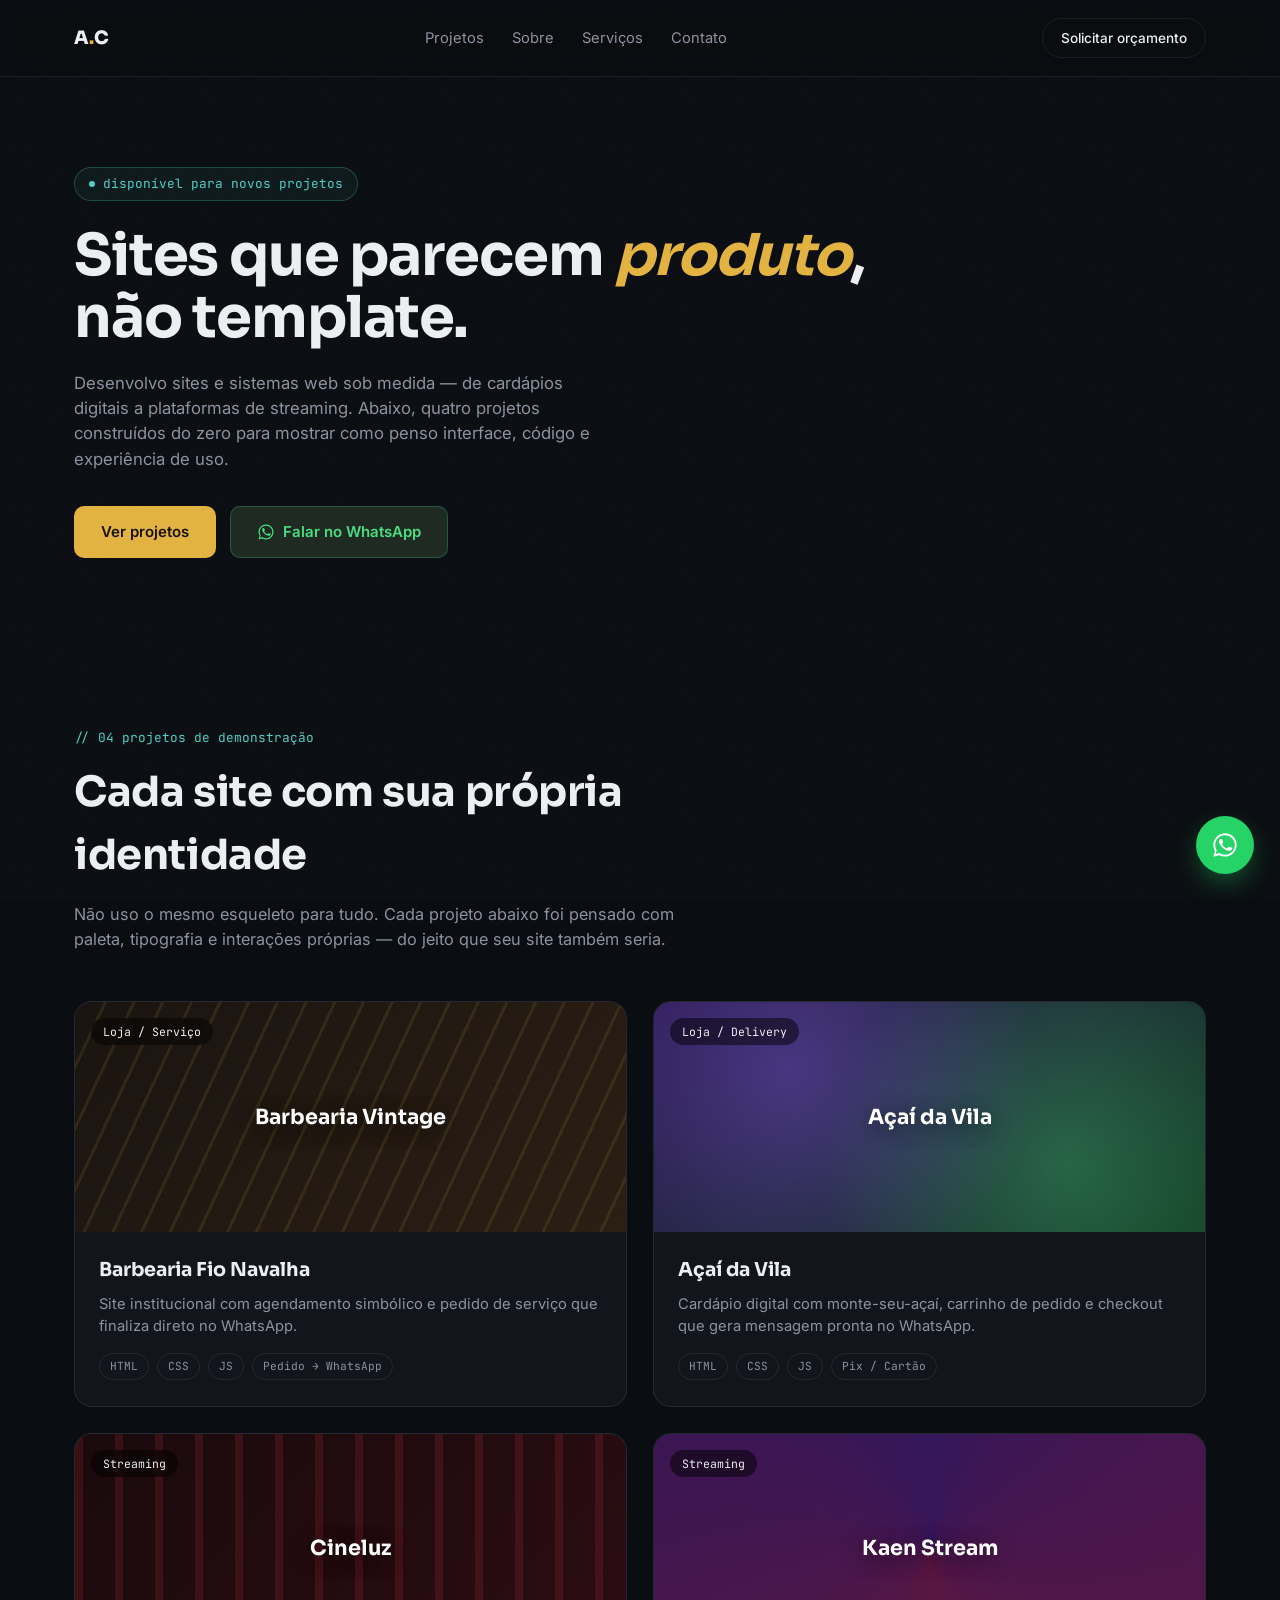
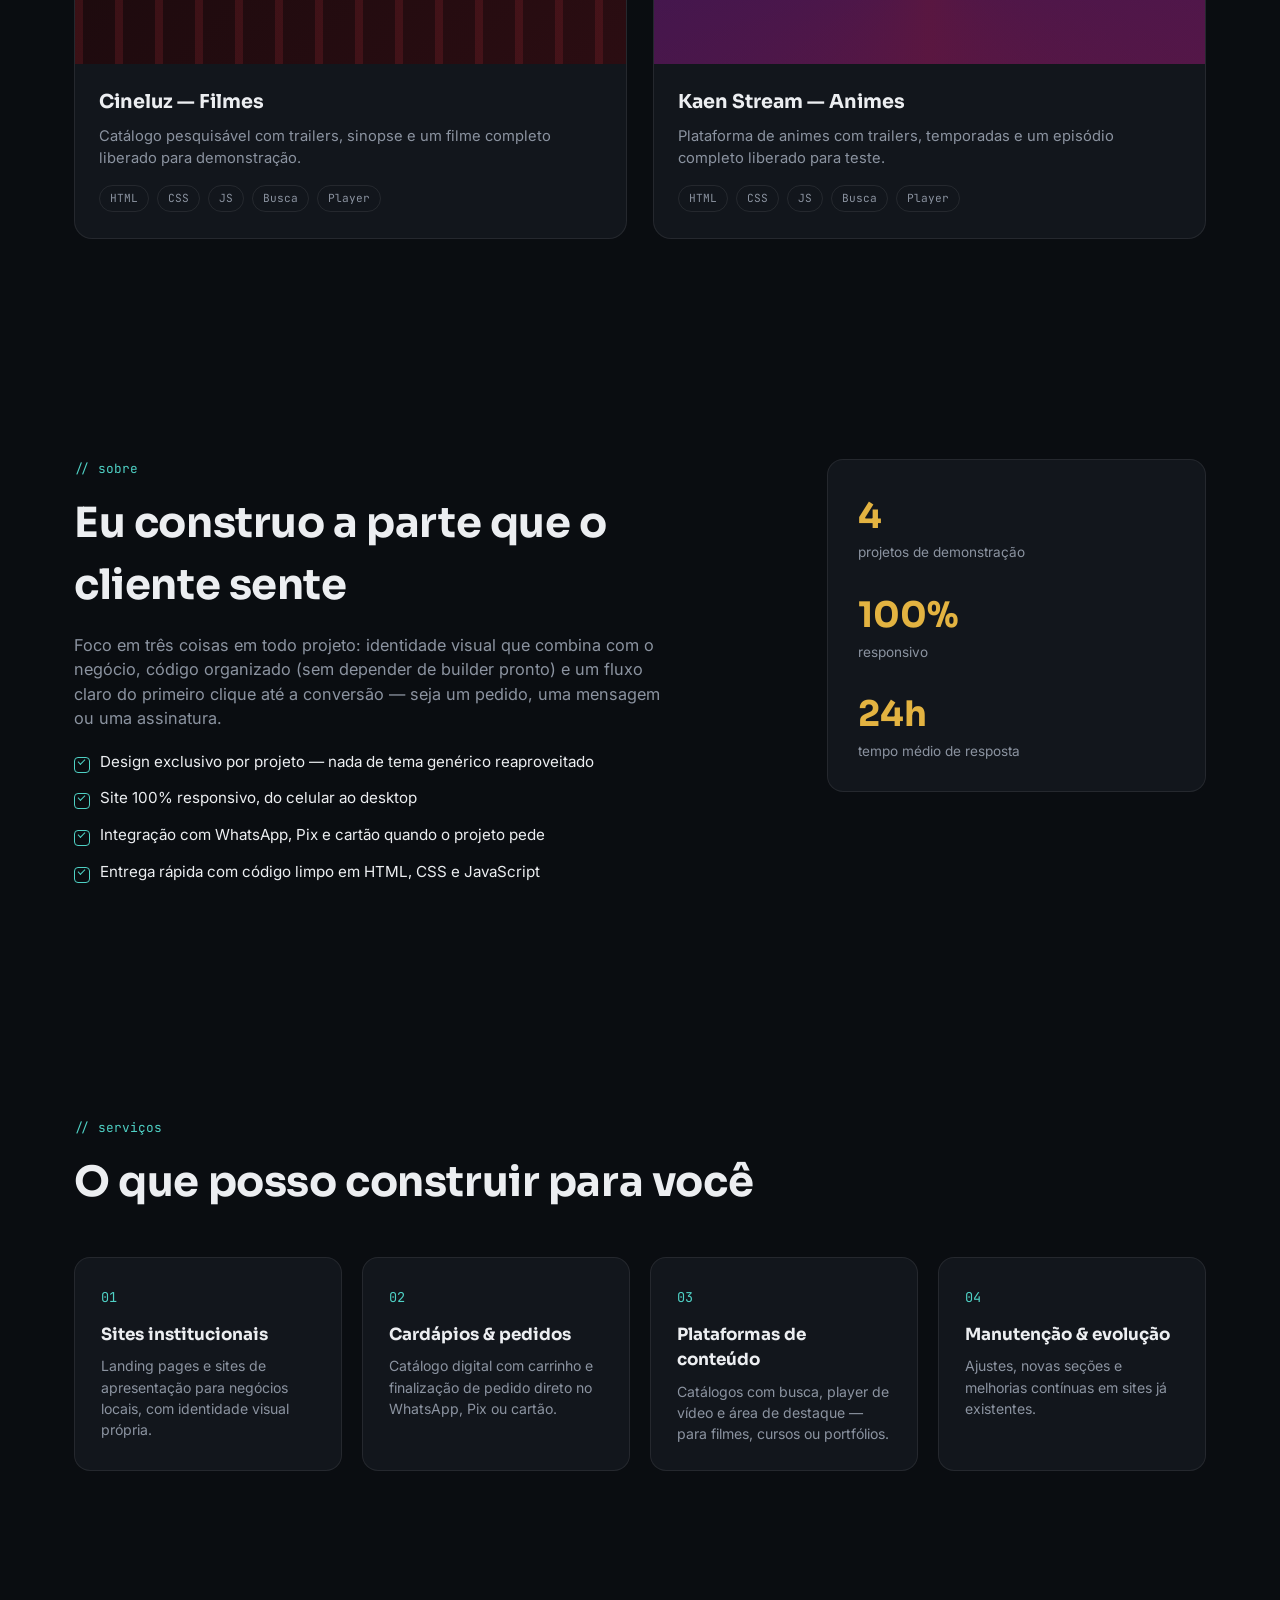
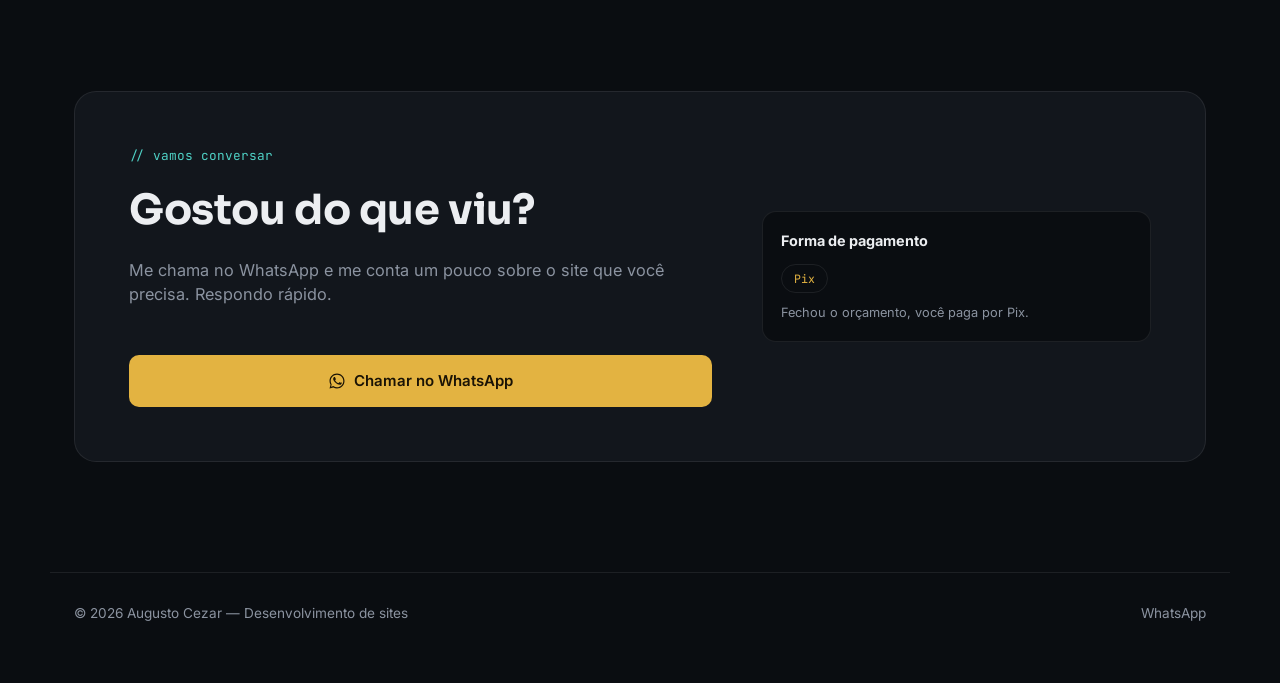
<file: index.html>
<!DOCTYPE html>
<html lang="pt-BR">
<head>
<meta charset="UTF-8">
<meta name="viewport" content="width=device-width, initial-scale=1.0">
<title>Augusto Cezar — Portfólio de Desenvolvimento Web</title>
<meta name="description" content="Portfólio profissional de desenvolvimento de sites — lojas, sistemas de pedido e plataformas de streaming.">
<link rel="preconnect" href="https://fonts.googleapis.com">
<link href="https://fonts.googleapis.com/css2?family=Sora:wght@400;500;600;700;800&family=Inter:wght@400;500;600&family=JetBrains+Mono:wght@400;500&display=swap" rel="stylesheet">
<link rel="stylesheet" href="css/style.css">
</head>
<body>

<div class="noise"></div>

<header class="nav" id="nav">
  <div class="nav-inner">
    <a href="#top" class="logo">A<span>.</span>C</a>
    <nav class="nav-links">
      <a href="#projetos">Projetos</a>
      <a href="#sobre">Sobre</a>
      <a href="#servicos">Serviços</a>
      <a href="#contato">Contato</a>
    </nav>
    <a class="nav-cta" href="https://wa.me/5562994683562?text=Ol%C3%A1!%20Gostei%20dos%20seus%20sites%2C%20queria%20fazer%20um%20or%C3%A7amento%20para%20um%20site." target="_blank" rel="noopener">Solicitar orçamento</a>
  </div>
</header>

<main id="top">

  <section class="hero">
    <div class="hero-grid">
      <div class="hero-copy">
        <p class="eyebrow"><span class="dot"></span> disponível para novos projetos</p>
        <h1>Sites que parecem <span class="hl">produto</span>,<br>não template.</h1>
        <p class="lead">Desenvolvo sites e sistemas web sob medida — de cardápios digitais a plataformas de streaming. Abaixo, quatro projetos construídos do zero para mostrar como penso interface, código e experiência de uso.</p>
        <div class="hero-actions">
          <a href="#projetos" class="btn btn-primary">Ver projetos</a>
          <a href="https://wa.me/5562994683562?text=Ol%C3%A1!%20Gostei%20dos%20seus%20sites%2C%20queria%20fazer%20um%20or%C3%A7amento%20para%20um%20site." target="_blank" rel="noopener" class="btn btn-whatsapp">
            <svg viewBox="0 0 24 24" width="18" height="18"><path fill="currentColor" d="M17.5 14.4c-.3-.1-1.7-.8-1.9-.9-.3-.1-.4-.1-.6.1s-.7.9-.9 1.1c-.2.2-.3.2-.6.1-.3-.1-1.2-.4-2.3-1.4-.9-.8-1.4-1.7-1.6-2-.2-.3 0-.5.1-.6.1-.1.3-.3.4-.5.1-.2.2-.3.3-.5.1-.2 0-.4 0-.5s-.6-1.5-.8-2c-.2-.5-.4-.5-.6-.5h-.5c-.2 0-.5.1-.7.3-.2.2-.9.9-.9 2.2s1 2.6 1.1 2.7c.1.2 2 3 4.8 4.2.7.3 1.2.5 1.6.6.7.2 1.3.2 1.8.1.5-.1 1.7-.7 1.9-1.4.2-.7.2-1.2.2-1.4-.1-.1-.3-.2-.5-.3z"/><path fill="currentColor" d="M12 2C6.5 2 2 6.5 2 12c0 1.9.5 3.6 1.4 5.1L2 22l5.1-1.3c1.4.8 3.1 1.2 4.9 1.2 5.5 0 10-4.5 10-10S17.5 2 12 2zm0 18.2c-1.6 0-3.1-.4-4.4-1.2l-.3-.2-3.3.9.9-3.2-.2-.3C4 14.8 3.6 13.4 3.6 12c0-4.6 3.8-8.4 8.4-8.4s8.4 3.8 8.4 8.4-3.8 8.4-8.4 8.4z"/></svg>
            Falar no WhatsApp
          </a>
        </div>
      </div>
    </div>
  </section>

  <section class="projetos" id="projetos">
    <p class="section-eyebrow">// 04 projetos de demonstração</p>
    <h2 class="section-title">Cada site com sua própria identidade</h2>
    <p class="section-lead">Não uso o mesmo esqueleto para tudo. Cada projeto abaixo foi pensado com paleta, tipografia e interações próprias — do jeito que seu site também seria.</p>

    <div class="proj-grid">

      <a class="proj-card theme-barber" href="sites/barbearia/index.html" target="_blank" rel="noopener">
        <div class="proj-media">
          <div class="proj-tag">Loja / Serviço</div>
          <div class="proj-mock proj-mock--barber">
            <span class="mock-badge">Barbearia Vintage</span>
          </div>
        </div>
        <div class="proj-info">
          <h3>Barbearia Fio Navalha</h3>
          <p>Site institucional com agendamento simbólico e pedido de serviço que finaliza direto no WhatsApp.</p>
          <div class="proj-tags"><span>HTML</span><span>CSS</span><span>JS</span><span>Pedido → WhatsApp</span></div>
        </div>
      </a>

      <a class="proj-card theme-acai" href="sites/acai/index.html" target="_blank" rel="noopener">
        <div class="proj-media">
          <div class="proj-tag">Loja / Delivery</div>
          <div class="proj-mock proj-mock--acai">
            <span class="mock-badge">Açaí da Vila</span>
          </div>
        </div>
        <div class="proj-info">
          <h3>Açaí da Vila</h3>
          <p>Cardápio digital com monte-seu-açaí, carrinho de pedido e checkout que gera mensagem pronta no WhatsApp.</p>
          <div class="proj-tags"><span>HTML</span><span>CSS</span><span>JS</span><span>Pix / Cartão</span></div>
        </div>
      </a>

      <a class="proj-card theme-cine" href="sites/filmes/index.html" target="_blank" rel="noopener">
        <div class="proj-media">
          <div class="proj-tag">Streaming</div>
          <div class="proj-mock proj-mock--cine">
            <span class="mock-badge">Cineluz</span>
          </div>
        </div>
        <div class="proj-info">
          <h3>Cineluz — Filmes</h3>
          <p>Catálogo pesquisável com trailers, sinopse e um filme completo liberado para demonstração.</p>
          <div class="proj-tags"><span>HTML</span><span>CSS</span><span>JS</span><span>Busca</span><span>Player</span></div>
        </div>
      </a>

      <a class="proj-card theme-anime" href="sites/animes/index.html" target="_blank" rel="noopener">
        <div class="proj-media">
          <div class="proj-tag">Streaming</div>
          <div class="proj-mock proj-mock--anime">
            <span class="mock-badge">Kaen Stream</span>
          </div>
        </div>
        <div class="proj-info">
          <h3>Kaen Stream — Animes</h3>
          <p>Plataforma de animes com trailers, temporadas e um episódio completo liberado para teste.</p>
          <div class="proj-tags"><span>HTML</span><span>CSS</span><span>JS</span><span>Busca</span><span>Player</span></div>
        </div>
      </a>

    </div>
  </section>

  <section class="sobre" id="sobre">
    <div class="sobre-grid">
      <div>
        <p class="section-eyebrow">// sobre</p>
        <h2 class="section-title">Eu construo a parte que o cliente sente</h2>
        <p class="section-lead">Foco em três coisas em todo projeto: identidade visual que combina com o negócio, código organizado (sem depender de builder pronto) e um fluxo claro do primeiro clique até a conversão — seja um pedido, uma mensagem ou uma assinatura.</p>
        <ul class="checklist">
          <li>Design exclusivo por projeto — nada de tema genérico reaproveitado</li>
          <li>Site 100% responsivo, do celular ao desktop</li>
          <li>Integração com WhatsApp, Pix e cartão quando o projeto pede</li>
          <li>Entrega rápida com código limpo em HTML, CSS e JavaScript</li>
        </ul>
      </div>
      <div class="stat-card">
        <div class="stat"><span class="stat-num">4</span><span class="stat-label">projetos de demonstração</span></div>
        <div class="stat"><span class="stat-num">100%</span><span class="stat-label">responsivo</span></div>
        <div class="stat"><span class="stat-num">24h</span><span class="stat-label">tempo médio de resposta</span></div>
      </div>
    </div>
  </section>

  <section class="servicos" id="servicos">
    <p class="section-eyebrow">// serviços</p>
    <h2 class="section-title">O que posso construir para você</h2>
    <div class="serv-grid">
      <div class="serv-card">
        <span class="serv-num">01</span>
        <h3>Sites institucionais</h3>
        <p>Landing pages e sites de apresentação para negócios locais, com identidade visual própria.</p>
      </div>
      <div class="serv-card">
        <span class="serv-num">02</span>
        <h3>Cardápios &amp; pedidos</h3>
        <p>Catálogo digital com carrinho e finalização de pedido direto no WhatsApp, Pix ou cartão.</p>
      </div>
      <div class="serv-card">
        <span class="serv-num">03</span>
        <h3>Plataformas de conteúdo</h3>
        <p>Catálogos com busca, player de vídeo e área de destaque — para filmes, cursos ou portfólios.</p>
      </div>
      <div class="serv-card">
        <span class="serv-num">04</span>
        <h3>Manutenção &amp; evolução</h3>
        <p>Ajustes, novas seções e melhorias contínuas em sites já existentes.</p>
      </div>
    </div>
  </section>

  <section class="contato" id="contato">
    <div class="contato-box">
      <div>
        <p class="section-eyebrow">// vamos conversar</p>
        <h2 class="section-title">Gostou do que viu?</h2>
        <p class="section-lead">Me chama no WhatsApp e me conta um pouco sobre o site que você precisa. Respondo rápido.</p>
        <a href="https://wa.me/5562994683562?text=Ol%C3%A1!%20Gostei%20dos%20seus%20sites%2C%20queria%20fazer%20um%20or%C3%A7amento%20para%20um%20site." target="_blank" rel="noopener" class="btn btn-primary btn-block">
          <svg viewBox="0 0 24 24" width="18" height="18"><path fill="currentColor" d="M17.5 14.4c-.3-.1-1.7-.8-1.9-.9-.3-.1-.4-.1-.6.1s-.7.9-.9 1.1c-.2.2-.3.2-.6.1-.3-.1-1.2-.4-2.3-1.4-.9-.8-1.4-1.7-1.6-2-.2-.3 0-.5.1-.6.1-.1.3-.3.4-.5.1-.2.2-.3.3-.5.1-.2 0-.4 0-.5s-.6-1.5-.8-2c-.2-.5-.4-.5-.6-.5h-.5c-.2 0-.5.1-.7.3-.2.2-.9.9-.9 2.2s1 2.6 1.1 2.7c.1.2 2 3 4.8 4.2.7.3 1.2.5 1.6.6.7.2 1.3.2 1.8.1.5-.1 1.7-.7 1.9-1.4.2-.7.2-1.2.2-1.4-.1-.1-.3-.2-.5-.3z"/><path fill="currentColor" d="M12 2C6.5 2 2 6.5 2 12c0 1.9.5 3.6 1.4 5.1L2 22l5.1-1.3c1.4.8 3.1 1.2 4.9 1.2 5.5 0 10-4.5 10-10S17.5 2 12 2zm0 18.2c-1.6 0-3.1-.4-4.4-1.2l-.3-.2-3.3.9.9-3.2-.2-.3C4 14.8 3.6 13.4 3.6 12c0-4.6 3.8-8.4 8.4-8.4s8.4 3.8 8.4 8.4-3.8 8.4-8.4 8.4z"/></svg>
          Chamar no WhatsApp
        </a>
      </div>
      <div class="contato-side">
        <div class="pay-card">
          <strong>Forma de pagamento</strong>
          <div class="pay-badges">
            <span class="pay-badge">Pix</span>
          </div>
          <p>Fechou o orçamento, você paga por Pix.</p>
        </div>
      </div>
    </div>
  </section>

</main>

<footer class="footer">
  <span>© 2026 Augusto Cezar — Desenvolvimento de sites</span>
  <a href="https://wa.me/5562994683562" target="_blank" rel="noopener">WhatsApp</a>
</footer>

<a class="whats-float" href="https://wa.me/5562994683562?text=Ol%C3%A1!%20Gostei%20dos%20seus%20sites%2C%20queria%20fazer%20um%20or%C3%A7amento%20para%20um%20site." target="_blank" rel="noopener" aria-label="Falar no WhatsApp">
  <svg viewBox="0 0 24 24" width="28" height="28"><path fill="currentColor" d="M17.5 14.4c-.3-.1-1.7-.8-1.9-.9-.3-.1-.4-.1-.6.1s-.7.9-.9 1.1c-.2.2-.3.2-.6.1-.3-.1-1.2-.4-2.3-1.4-.9-.8-1.4-1.7-1.6-2-.2-.3 0-.5.1-.6.1-.1.3-.3.4-.5.1-.2.2-.3.3-.5.1-.2 0-.4 0-.5s-.6-1.5-.8-2c-.2-.5-.4-.5-.6-.5h-.5c-.2 0-.5.1-.7.3-.2.2-.9.9-.9 2.2s1 2.6 1.1 2.7c.1.2 2 3 4.8 4.2.7.3 1.2.5 1.6.6.7.2 1.3.2 1.8.1.5-.1 1.7-.7 1.9-1.4.2-.7.2-1.2.2-1.4-.1-.1-.3-.2-.5-.3z"/><path fill="currentColor" d="M12 2C6.5 2 2 6.5 2 12c0 1.9.5 3.6 1.4 5.1L2 22l5.1-1.3c1.4.8 3.1 1.2 4.9 1.2 5.5 0 10-4.5 10-10S17.5 2 12 2zm0 18.2c-1.6 0-3.1-.4-4.4-1.2l-.3-.2-3.3.9.9-3.2-.2-.3C4 14.8 3.6 13.4 3.6 12c0-4.6 3.8-8.4 8.4-8.4s8.4 3.8 8.4 8.4-3.8 8.4-8.4 8.4z"/></svg>
</a>

<script src="js/script.js"></script>
</body>
</html>
</file>
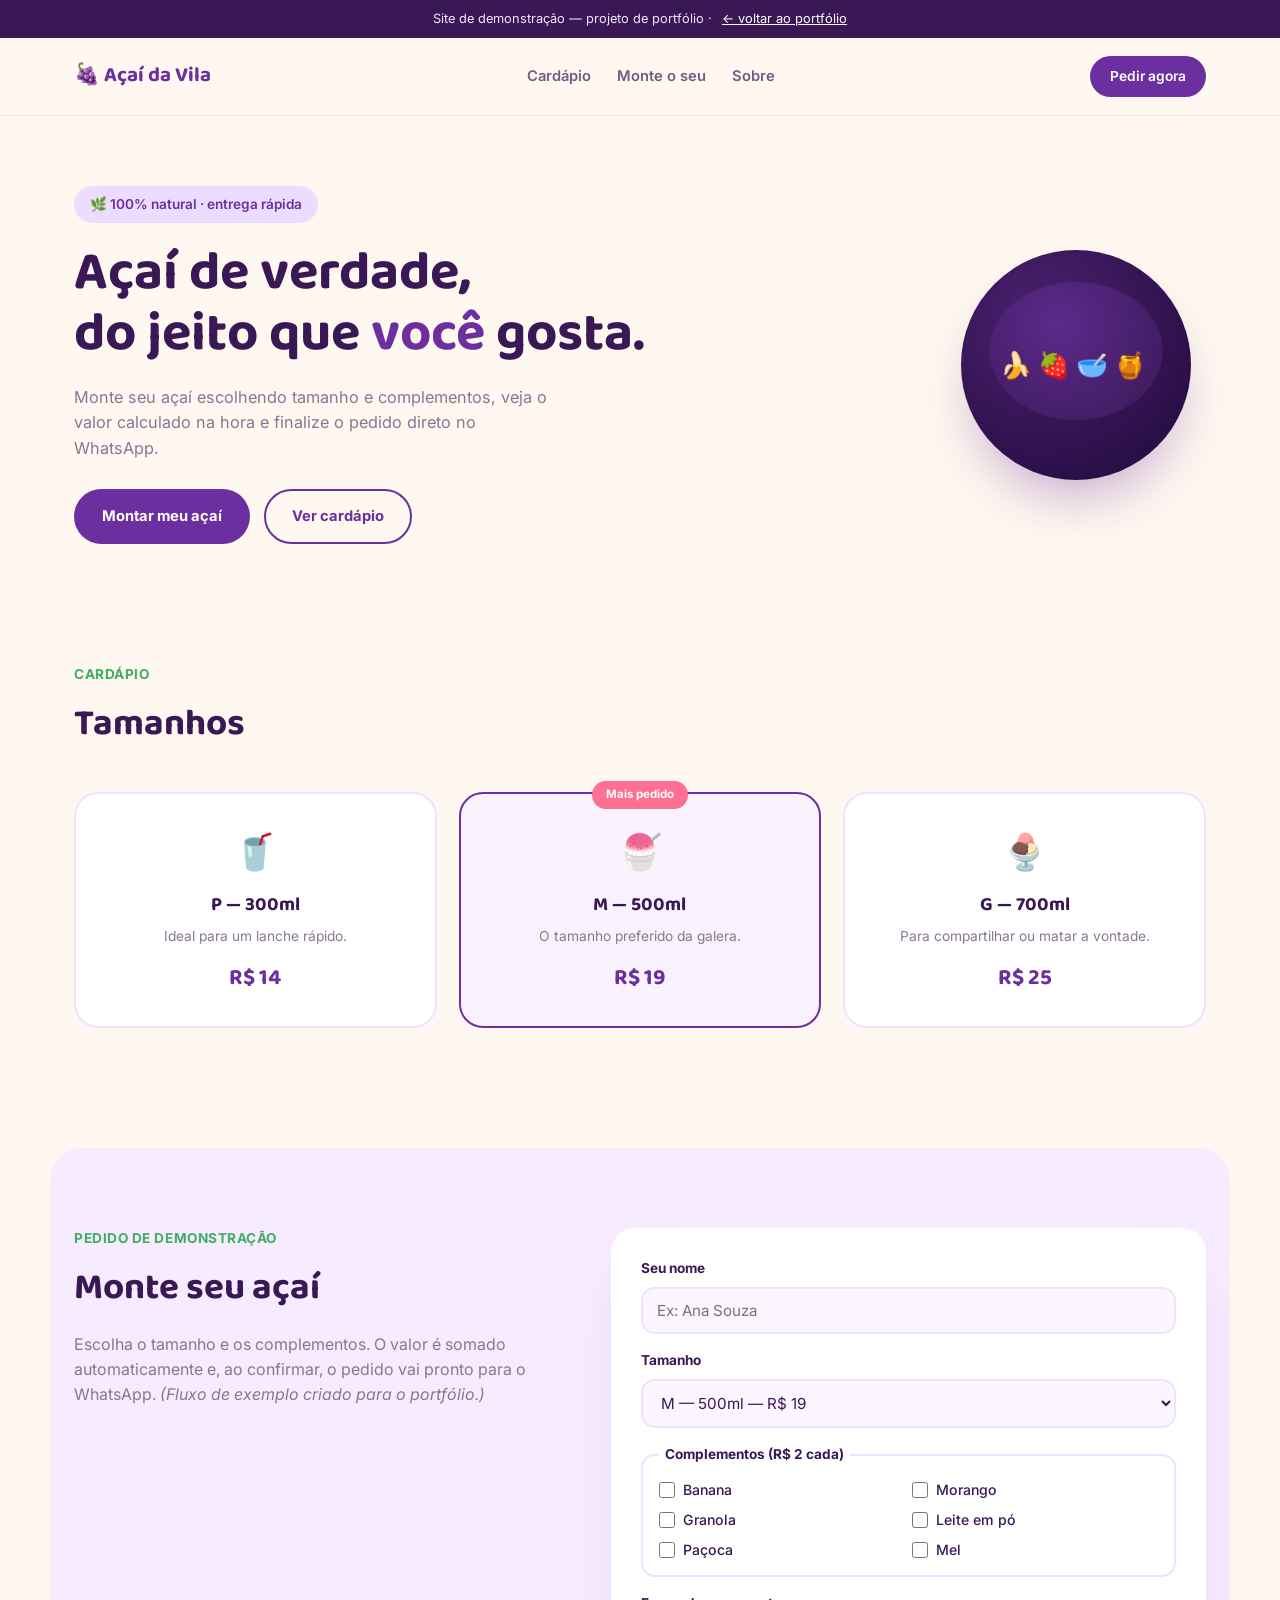
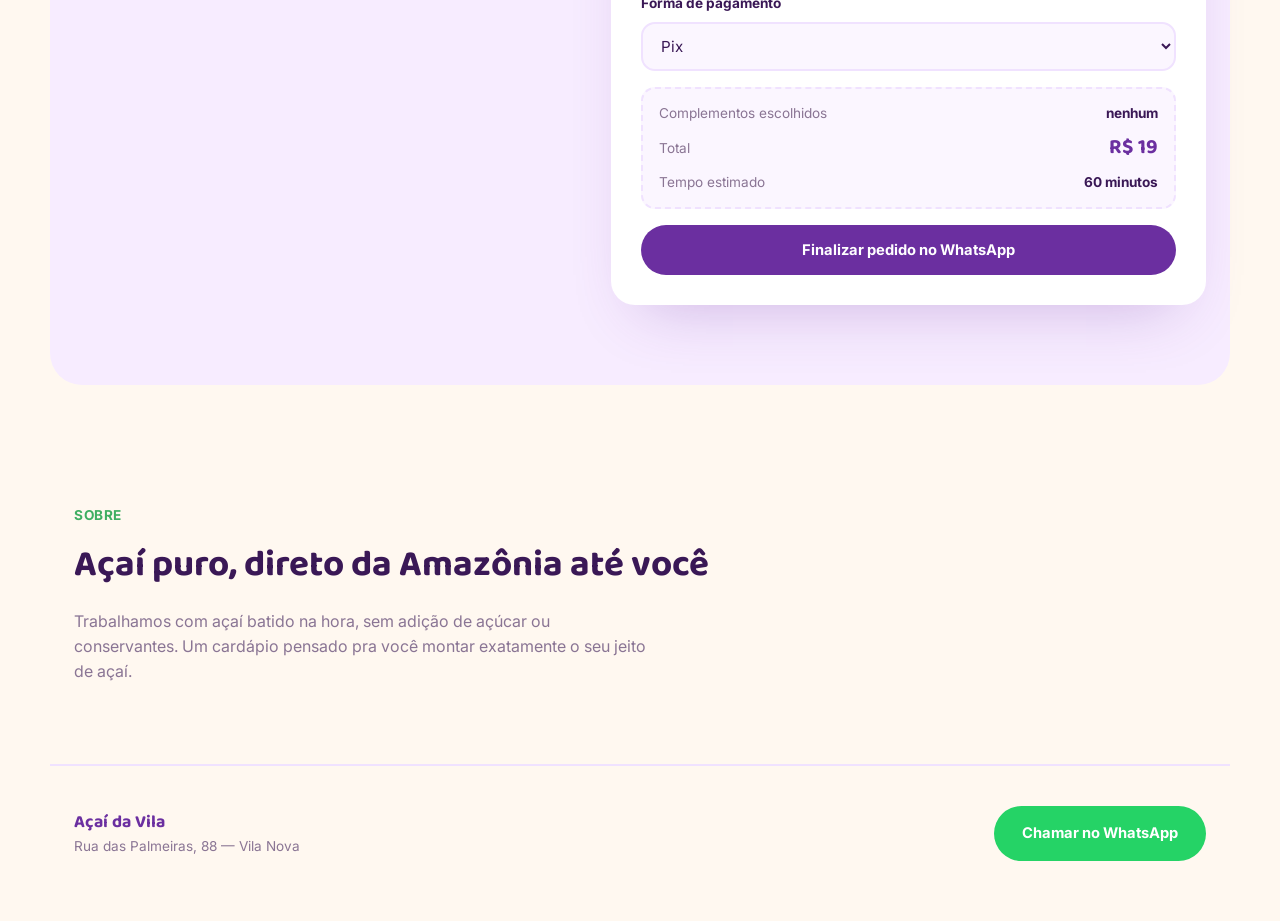
<file: sites/acai/index.html>
<!DOCTYPE html>
<html lang="pt-BR">
<head>
<meta charset="UTF-8">
<meta name="viewport" content="width=device-width, initial-scale=1.0">
<title>Açaí da Vila — Peça o seu</title>
<link rel="preconnect" href="https://fonts.googleapis.com">
<link href="https://fonts.googleapis.com/css2?family=Baloo+2:wght@500;600;700;800&family=Inter:wght@400;500;600&display=swap" rel="stylesheet">
<link rel="stylesheet" href="css/style.css">
</head>
<body>

<div class="demo-banner">Site de demonstração — projeto de portfólio · <a href="../../index.html">← voltar ao portfólio</a></div>

<header class="nav">
  <div class="nav-inner">
    <div class="logo">🍇 Açaí da Vila</div>
    <nav class="nav-links">
      <a href="#cardapio">Cardápio</a>
      <a href="#pedido">Monte o seu</a>
      <a href="#sobre">Sobre</a>
    </nav>
    <a class="nav-cta" href="#pedido">Pedir agora</a>
  </div>
</header>

<section class="hero">
  <div class="hero-content">
    <p class="eyebrow">🌿 100% natural · entrega rápida</p>
    <h1>Açaí de verdade,<br>do jeito que <span class="hl">você</span> gosta.</h1>
    <p class="lead">Monte seu açaí escolhendo tamanho e complementos, veja o valor calculado na hora e finalize o pedido direto no WhatsApp.</p>
    <div class="hero-actions">
      <a href="#pedido" class="btn btn-primary">Montar meu açaí</a>
      <a href="#cardapio" class="btn btn-ghost">Ver cardápio</a>
    </div>
  </div>
  <div class="hero-bowl">
    <div class="bowl">
      <div class="bowl-scoop"></div>
      <div class="bowl-toppings">🍌🍓🥣🍯</div>
    </div>
  </div>
</section>

<section class="cardapio" id="cardapio">
  <p class="section-eyebrow">Cardápio</p>
  <h2 class="section-title">Tamanhos</h2>
  <div class="menu-grid">
    <div class="menu-card">
      <span class="menu-emoji">🥤</span>
      <h3>P — 300ml</h3>
      <p>Ideal para um lanche rápido.</p>
      <span class="menu-price">R$ 14</span>
    </div>
    <div class="menu-card featured">
      <span class="menu-tag">Mais pedido</span>
      <span class="menu-emoji">🍧</span>
      <h3>M — 500ml</h3>
      <p>O tamanho preferido da galera.</p>
      <span class="menu-price">R$ 19</span>
    </div>
    <div class="menu-card">
      <span class="menu-emoji">🍨</span>
      <h3>G — 700ml</h3>
      <p>Para compartilhar ou matar a vontade.</p>
      <span class="menu-price">R$ 25</span>
    </div>
  </div>
</section>

<section class="pedido" id="pedido">
  <div class="pedido-box">
    <div class="pedido-info">
      <p class="section-eyebrow">Pedido de demonstração</p>
      <h2 class="section-title">Monte seu açaí</h2>
      <p class="section-lead">Escolha o tamanho e os complementos. O valor é somado automaticamente e, ao confirmar, o pedido vai pronto para o WhatsApp. <em>(Fluxo de exemplo criado para o portfólio.)</em></p>
    </div>

    <form class="order-form" id="orderForm">
      <label>Seu nome
        <input type="text" id="clienteNome" placeholder="Ex: Ana Souza" required>
      </label>

      <label>Tamanho
        <select id="tamanho" required>
          <option value="">Selecione o tamanho</option>
          <option value="P (300ml)" data-preco="14">P — 300ml — R$ 14</option>
          <option value="M (500ml)" data-preco="19" selected>M — 500ml — R$ 19</option>
          <option value="G (700ml)" data-preco="25">G — 700ml — R$ 25</option>
        </select>
      </label>

      <fieldset class="toppings">
        <legend>Complementos (R$ 2 cada)</legend>
        <label class="chk"><input type="checkbox" value="Banana" data-preco="2"> Banana</label>
        <label class="chk"><input type="checkbox" value="Morango" data-preco="2"> Morango</label>
        <label class="chk"><input type="checkbox" value="Granola" data-preco="2"> Granola</label>
        <label class="chk"><input type="checkbox" value="Leite em pó" data-preco="2"> Leite em pó</label>
        <label class="chk"><input type="checkbox" value="Paçoca" data-preco="2"> Paçoca</label>
        <label class="chk"><input type="checkbox" value="Mel" data-preco="2"> Mel</label>
      </fieldset>

      <label>Forma de pagamento
        <select id="pagamento" required>
          <option value="Pix">Pix</option>
          <option value="Cartão de crédito">Cartão de crédito</option>
          <option value="Cartão de débito">Cartão de débito</option>
        </select>
      </label>

      <div class="order-summary">
        <div class="row"><span>Complementos escolhidos</span><strong id="sumToppings">nenhum</strong></div>
        <div class="row total"><span>Total</span><strong id="orderTotal">R$ 0</strong></div>
        <div class="row"><span>Tempo estimado</span><strong>60 minutos</strong></div>
      </div>

      <button type="submit" class="btn btn-primary btn-block">Finalizar pedido no WhatsApp</button>
    </form>
  </div>
</section>

<section class="sobre" id="sobre">
  <p class="section-eyebrow">Sobre</p>
  <h2 class="section-title">Açaí puro, direto da Amazônia até você</h2>
  <p class="section-lead">Trabalhamos com açaí batido na hora, sem adição de açúcar ou conservantes. Um cardápio pensado pra você montar exatamente o seu jeito de açaí.</p>
</section>

<footer class="footer">
  <div>
    <strong>Açaí da Vila</strong>
    <p>Rua das Palmeiras, 88 — Vila Nova</p>
  </div>
  <a href="https://wa.me/5562994683562?text=Ol%C3%A1!%20Quero%20fazer%20um%20pedido." target="_blank" rel="noopener" class="btn btn-whatsapp">Chamar no WhatsApp</a>
</footer>

<script src="js/script.js"></script>
</body>
</html>
</file>
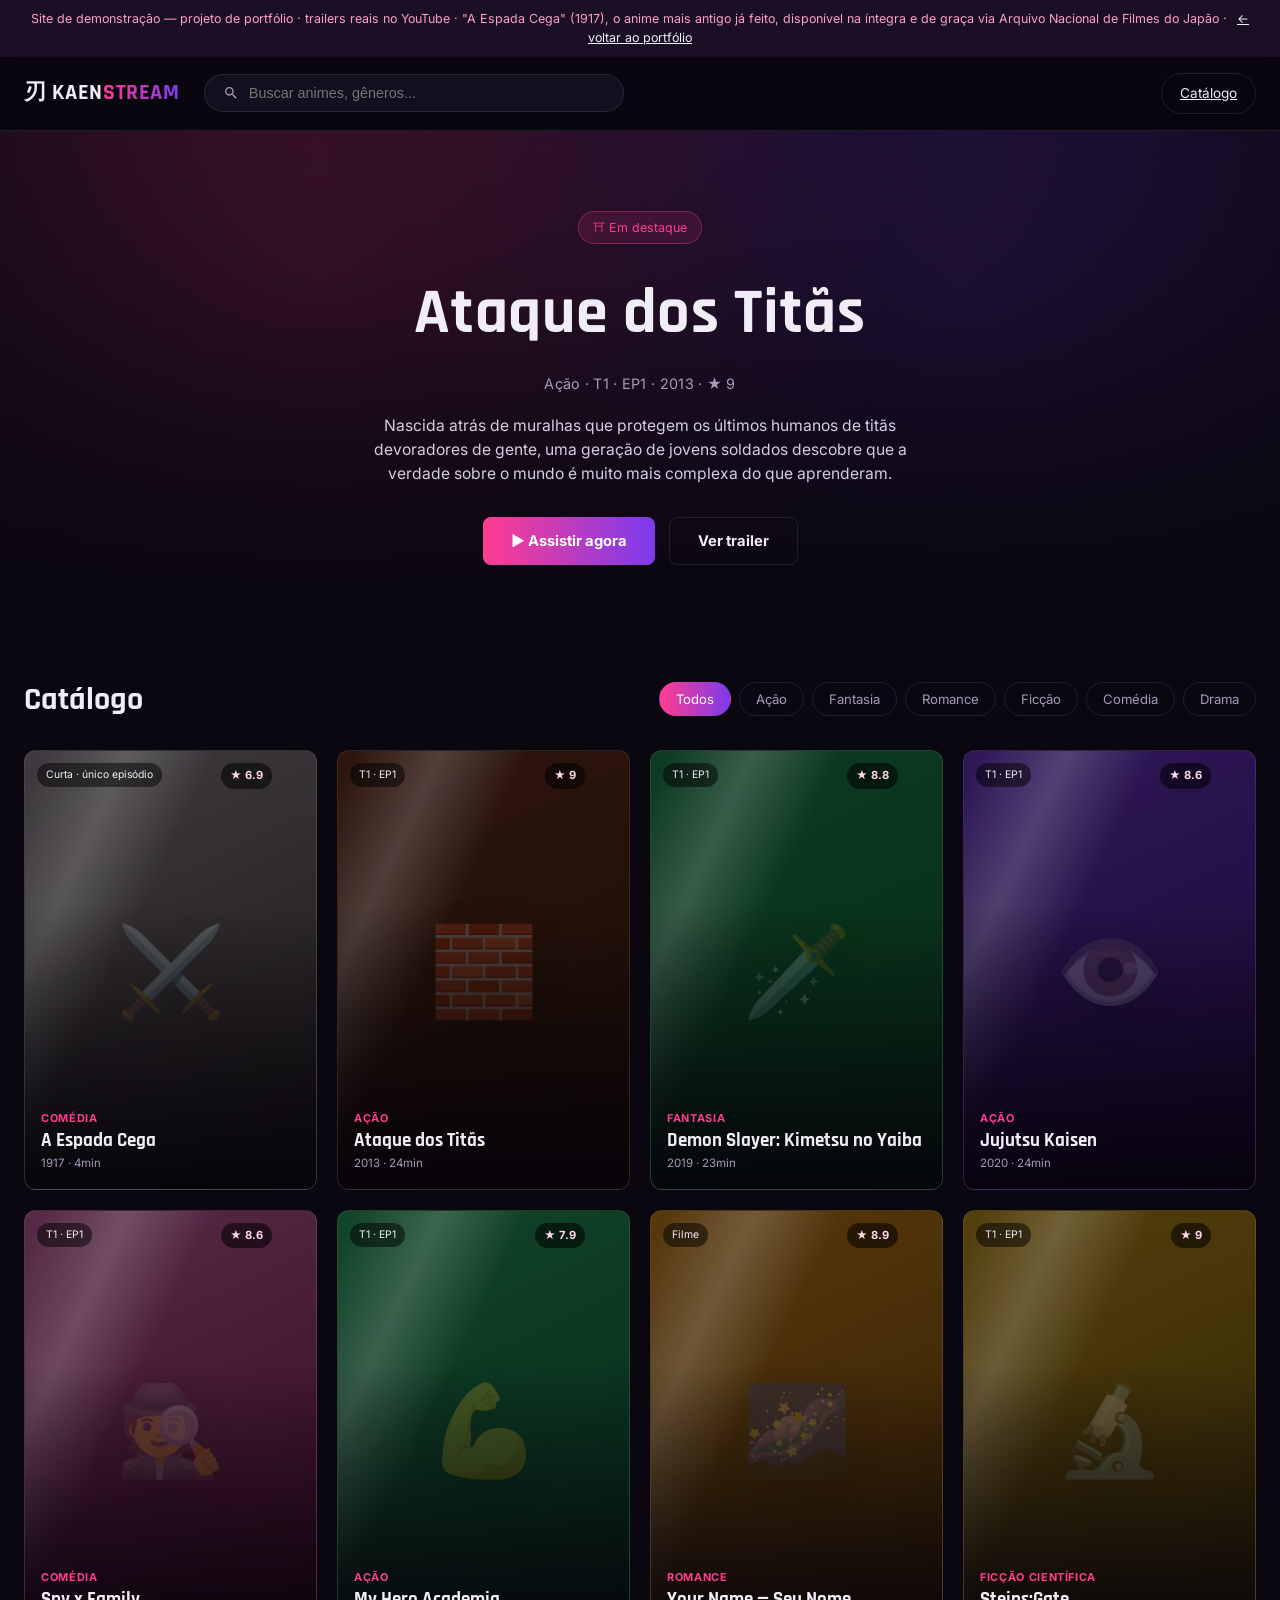
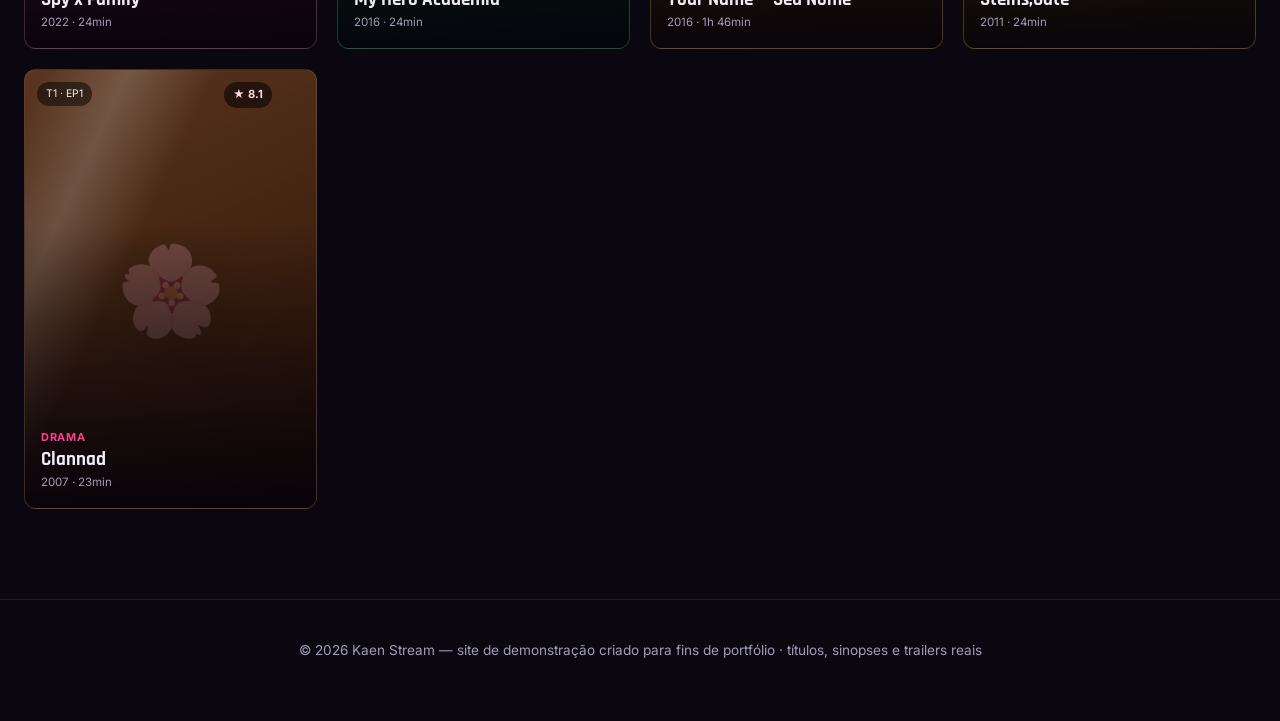
<file: sites/animes/index.html>
<!DOCTYPE html>
<html lang="pt-BR">
<head>
<meta charset="UTF-8">
<meta name="viewport" content="width=device-width, initial-scale=1.0">
<title>Kaen Stream — Animes sob demanda</title>
<link rel="preconnect" href="https://fonts.googleapis.com">
<link href="https://fonts.googleapis.com/css2?family=Rajdhani:wght@500;600;700&family=Inter:wght@400;500;600;700&display=swap" rel="stylesheet">
<link rel="stylesheet" href="css/style.css">
</head>
<body>

<div class="demo-banner">Site de demonstração — projeto de portfólio · trailers reais no YouTube · "A Espada Cega" (1917), o anime mais antigo já feito, disponível na íntegra e de graça via Arquivo Nacional de Filmes do Japão · <a href="../../index.html">← voltar ao portfólio</a></div>

<header class="nav" id="nav">
  <div class="nav-inner">
    <div class="logo">刃 KAEN<span>STREAM</span></div>
    <div class="search-box">
      <svg viewBox="0 0 24 24" width="16" height="16"><path fill="currentColor" d="M15.5 14h-.8l-.3-.3c1-1.1 1.6-2.7 1.6-4.2C16 5.9 13.1 3 9.5 3S3 5.9 3 9.5 5.9 16 9.5 16c1.5 0 3.1-.6 4.2-1.6l.3.3v.8l5 5 1.5-1.5-5-5zm-6 0C7 14 5 12 5 9.5S7 5 9.5 5 14 7 14 9.5 12 14 9.5 14z"/></svg>
      <input type="text" id="searchInput" placeholder="Buscar animes, gêneros...">
    </div>
    <a class="nav-cta" href="#catalogo">Catálogo</a>
  </div>
</header>

<section class="hero" id="hero-play">
  <div class="hero-bg"></div>
  <div class="hero-content">
    <span class="hero-badge">⛩ Em destaque</span>
    <h1 id="heroTitle">Ataque dos Titãs</h1>
    <p class="hero-meta" id="heroMeta">Ação · 2013 · 24min · ★ 9.0</p>
    <p class="hero-desc" id="heroDesc">Nascida atrás de muralhas que protegem os últimos humanos de titãs devoradores de gente, uma geração de jovens soldados descobre a verdade sobre o mundo.</p>
    <div class="hero-actions">
      <button class="btn btn-primary" id="btnAssistir">▶ Assistir agora</button>
      <button class="btn btn-ghost" id="btnTrailer">Ver trailer</button>
    </div>
  </div>
</section>

<section class="catalogo" id="catalogo">
  <div class="cat-head">
    <h2>Catálogo</h2>
    <div class="filters" id="filters">
      <button class="filter-chip active" data-genero="todos">Todos</button>
      <button class="filter-chip" data-genero="Ação">Ação</button>
      <button class="filter-chip" data-genero="Fantasia">Fantasia</button>
      <button class="filter-chip" data-genero="Romance">Romance</button>
      <button class="filter-chip" data-genero="Ficção Científica">Ficção</button>
      <button class="filter-chip" data-genero="Comédia">Comédia</button>
      <button class="filter-chip" data-genero="Drama">Drama</button>
    </div>
  </div>
  <div class="grid" id="catalogGrid"></div>
  <p class="empty-state" id="emptyState" hidden>Nenhum anime encontrado para essa busca.</p>
</section>

<footer class="footer">
  <span>© 2026 Kaen Stream — site de demonstração criado para fins de portfólio · títulos, sinopses e trailers reais</span>
</footer>

<!-- MODAL -->
<div class="modal" id="modal">
  <div class="modal-box">
    <button class="modal-close" id="modalClose">✕</button>
    <div class="modal-media" id="modalMedia"></div>
    <div class="modal-body">
      <h3 id="modalTitle"></h3>
      <p class="modal-meta" id="modalMeta"></p>
      <p class="modal-desc" id="modalDesc"></p>
      <div class="modal-actions" id="modalActions"></div>
    </div>
  </div>
</div>

<script src="js/catalog.js"></script>
<script src="js/script.js"></script>
</body>
</html>
</file>
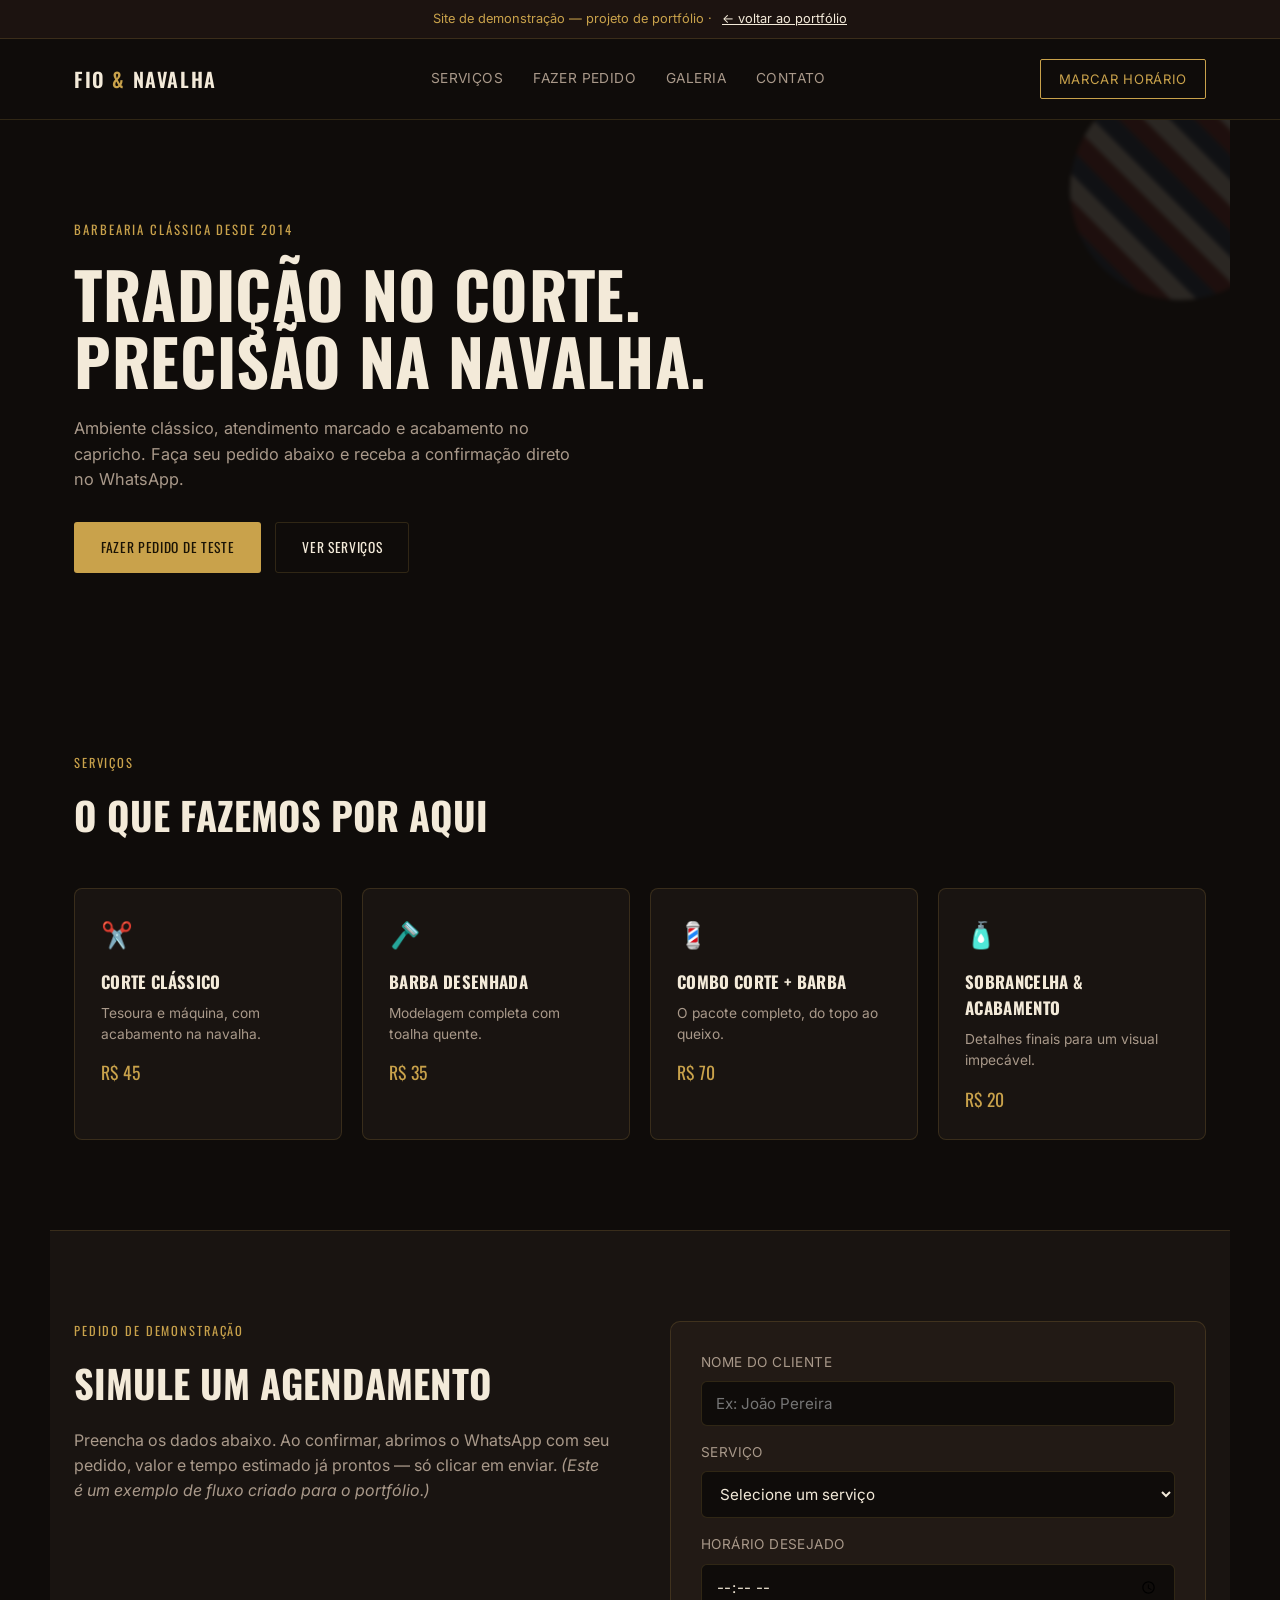
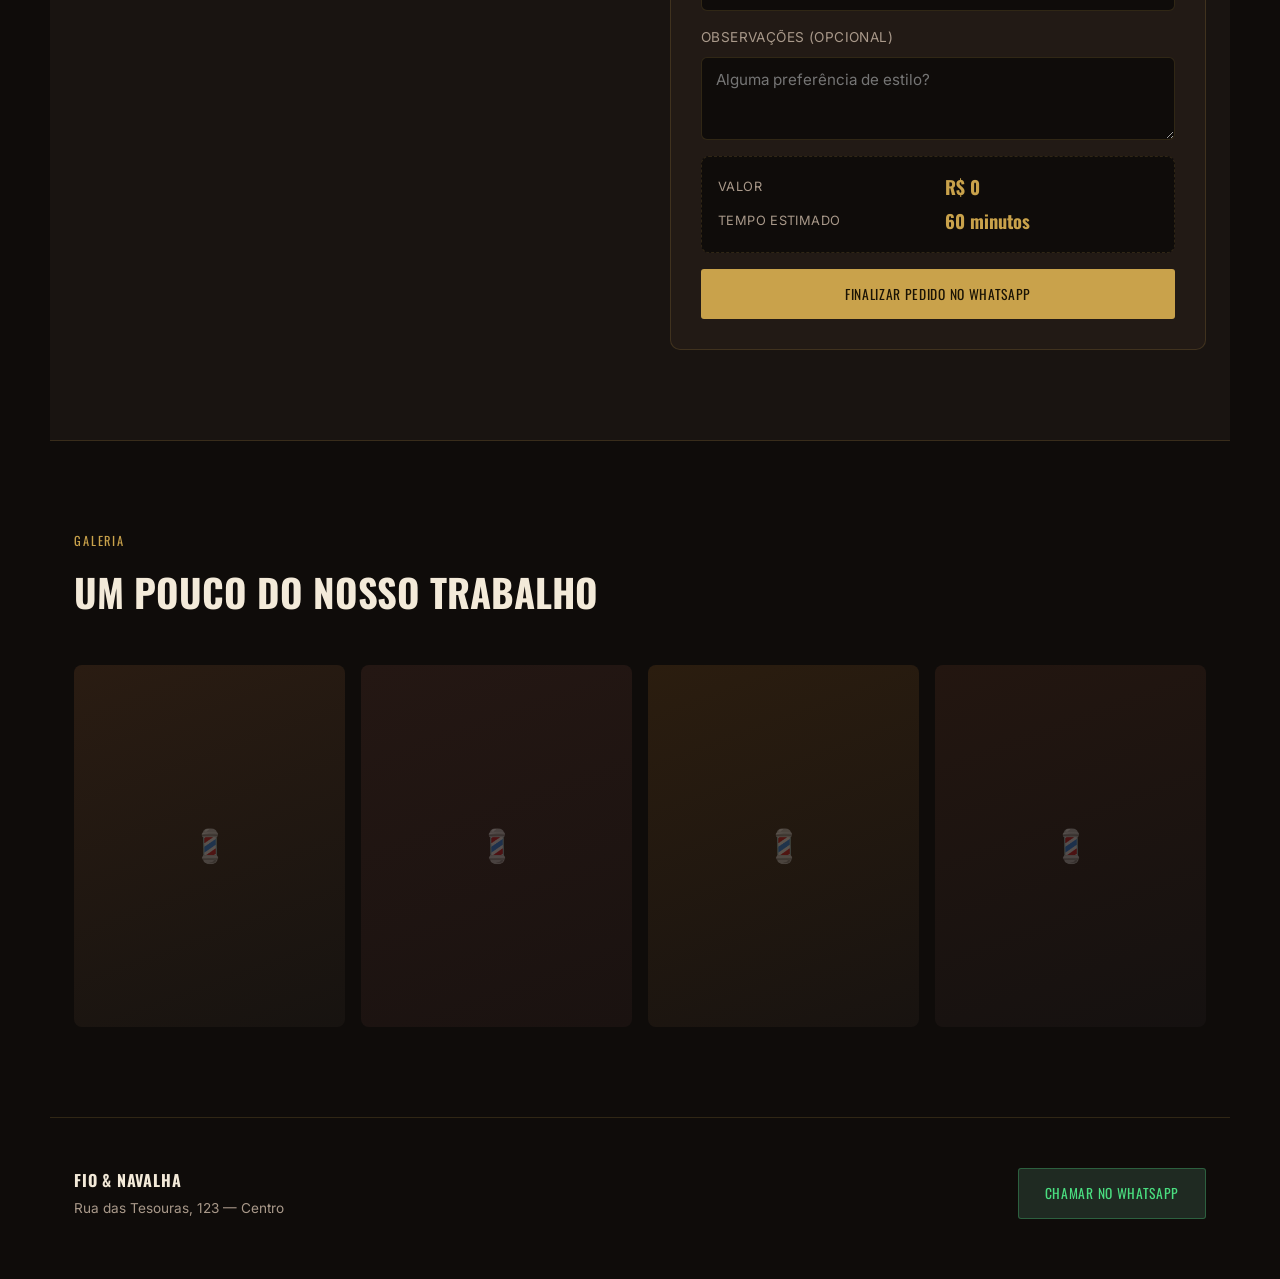
<file: sites/barbearia/index.html>
<!DOCTYPE html>
<html lang="pt-BR">
<head>
<meta charset="UTF-8">
<meta name="viewport" content="width=device-width, initial-scale=1.0">
<title>Fio &amp; Navalha — Barbearia</title>
<link rel="preconnect" href="https://fonts.googleapis.com">
<link href="https://fonts.googleapis.com/css2?family=Oswald:wght@400;500;600;700&family=Inter:wght@400;500;600&display=swap" rel="stylesheet">
<link rel="stylesheet" href="css/style.css">
</head>
<body>

<div class="demo-banner">Site de demonstração — projeto de portfólio · <a href="../../index.html">← voltar ao portfólio</a></div>

<header class="nav">
  <div class="nav-inner">
    <div class="logo">FIO <span>&amp;</span> NAVALHA</div>
    <nav class="nav-links">
      <a href="#servicos">Serviços</a>
      <a href="#pedido">Fazer pedido</a>
      <a href="#galeria">Galeria</a>
      <a href="#contato">Contato</a>
    </nav>
    <a class="nav-cta" href="#pedido">Marcar horário</a>
  </div>
</header>

<section class="hero">
  <div class="pole"></div>
  <div class="hero-content">
    <p class="eyebrow">Barbearia clássica desde 2014</p>
    <h1>Tradição no corte.<br>Precisão na navalha.</h1>
    <p class="lead">Ambiente clássico, atendimento marcado e acabamento no capricho. Faça seu pedido abaixo e receba a confirmação direto no WhatsApp.</p>
    <div class="hero-actions">
      <a href="#pedido" class="btn btn-primary">Fazer pedido de teste</a>
      <a href="#servicos" class="btn btn-ghost">Ver serviços</a>
    </div>
  </div>
</section>

<section class="servicos" id="servicos">
  <p class="section-eyebrow">Serviços</p>
  <h2 class="section-title">O que fazemos por aqui</h2>
  <div class="serv-grid">
    <div class="serv-card">
      <span class="serv-icon">✂️</span>
      <h3>Corte clássico</h3>
      <p>Tesoura e máquina, com acabamento na navalha.</p>
      <span class="serv-price">R$ 45</span>
    </div>
    <div class="serv-card">
      <span class="serv-icon">🪒</span>
      <h3>Barba desenhada</h3>
      <p>Modelagem completa com toalha quente.</p>
      <span class="serv-price">R$ 35</span>
    </div>
    <div class="serv-card">
      <span class="serv-icon">💈</span>
      <h3>Combo corte + barba</h3>
      <p>O pacote completo, do topo ao queixo.</p>
      <span class="serv-price">R$ 70</span>
    </div>
    <div class="serv-card">
      <span class="serv-icon">🧴</span>
      <h3>Sobrancelha &amp; acabamento</h3>
      <p>Detalhes finais para um visual impecável.</p>
      <span class="serv-price">R$ 20</span>
    </div>
  </div>
</section>

<section class="pedido" id="pedido">
  <div class="pedido-box">
    <div class="pedido-info">
      <p class="section-eyebrow">Pedido de demonstração</p>
      <h2 class="section-title">Simule um agendamento</h2>
      <p class="section-lead">Preencha os dados abaixo. Ao confirmar, abrimos o WhatsApp com seu pedido, valor e tempo estimado já prontos — só clicar em enviar. <em>(Este é um exemplo de fluxo criado para o portfólio.)</em></p>
    </div>
    <form class="order-form" id="orderForm">
      <label>Nome do cliente
        <input type="text" id="clienteNome" placeholder="Ex: João Pereira" required>
      </label>
      <label>Serviço
        <select id="clienteServico" required>
          <option value="">Selecione um serviço</option>
          <option value="Corte clássico" data-preco="45">Corte clássico — R$ 45</option>
          <option value="Barba desenhada" data-preco="35">Barba desenhada — R$ 35</option>
          <option value="Combo corte + barba" data-preco="70">Combo corte + barba — R$ 70</option>
          <option value="Sobrancelha e acabamento" data-preco="20">Sobrancelha e acabamento — R$ 20</option>
        </select>
      </label>
      <label>Horário desejado
        <input type="time" id="clienteHorario" required>
      </label>
      <label>Observações (opcional)
        <textarea id="clienteObs" rows="3" placeholder="Alguma preferência de estilo?"></textarea>
      </label>
      <div class="order-summary" id="orderSummary">
        <span>Valor</span>
        <strong id="orderPreco">R$ 0</strong>
        <span>Tempo estimado</span>
        <strong>60 minutos</strong>
      </div>
      <button type="submit" class="btn btn-primary btn-block">Finalizar pedido no WhatsApp</button>
    </form>
  </div>
</section>

<section class="galeria" id="galeria">
  <p class="section-eyebrow">Galeria</p>
  <h2 class="section-title">Um pouco do nosso trabalho</h2>
  <div class="gal-grid">
    <div class="gal-card g1"></div>
    <div class="gal-card g2"></div>
    <div class="gal-card g3"></div>
    <div class="gal-card g4"></div>
  </div>
</section>

<footer class="footer" id="contato">
  <div>
    <strong>FIO &amp; NAVALHA</strong>
    <p>Rua das Tesouras, 123 — Centro</p>
  </div>
  <a href="https://wa.me/5562994683562?text=Ol%C3%A1!%20Quero%20agendar%20um%20hor%C3%A1rio." target="_blank" rel="noopener" class="btn btn-whatsapp">Chamar no WhatsApp</a>
</footer>

<script src="js/script.js"></script>
</body>
</html>
</file>
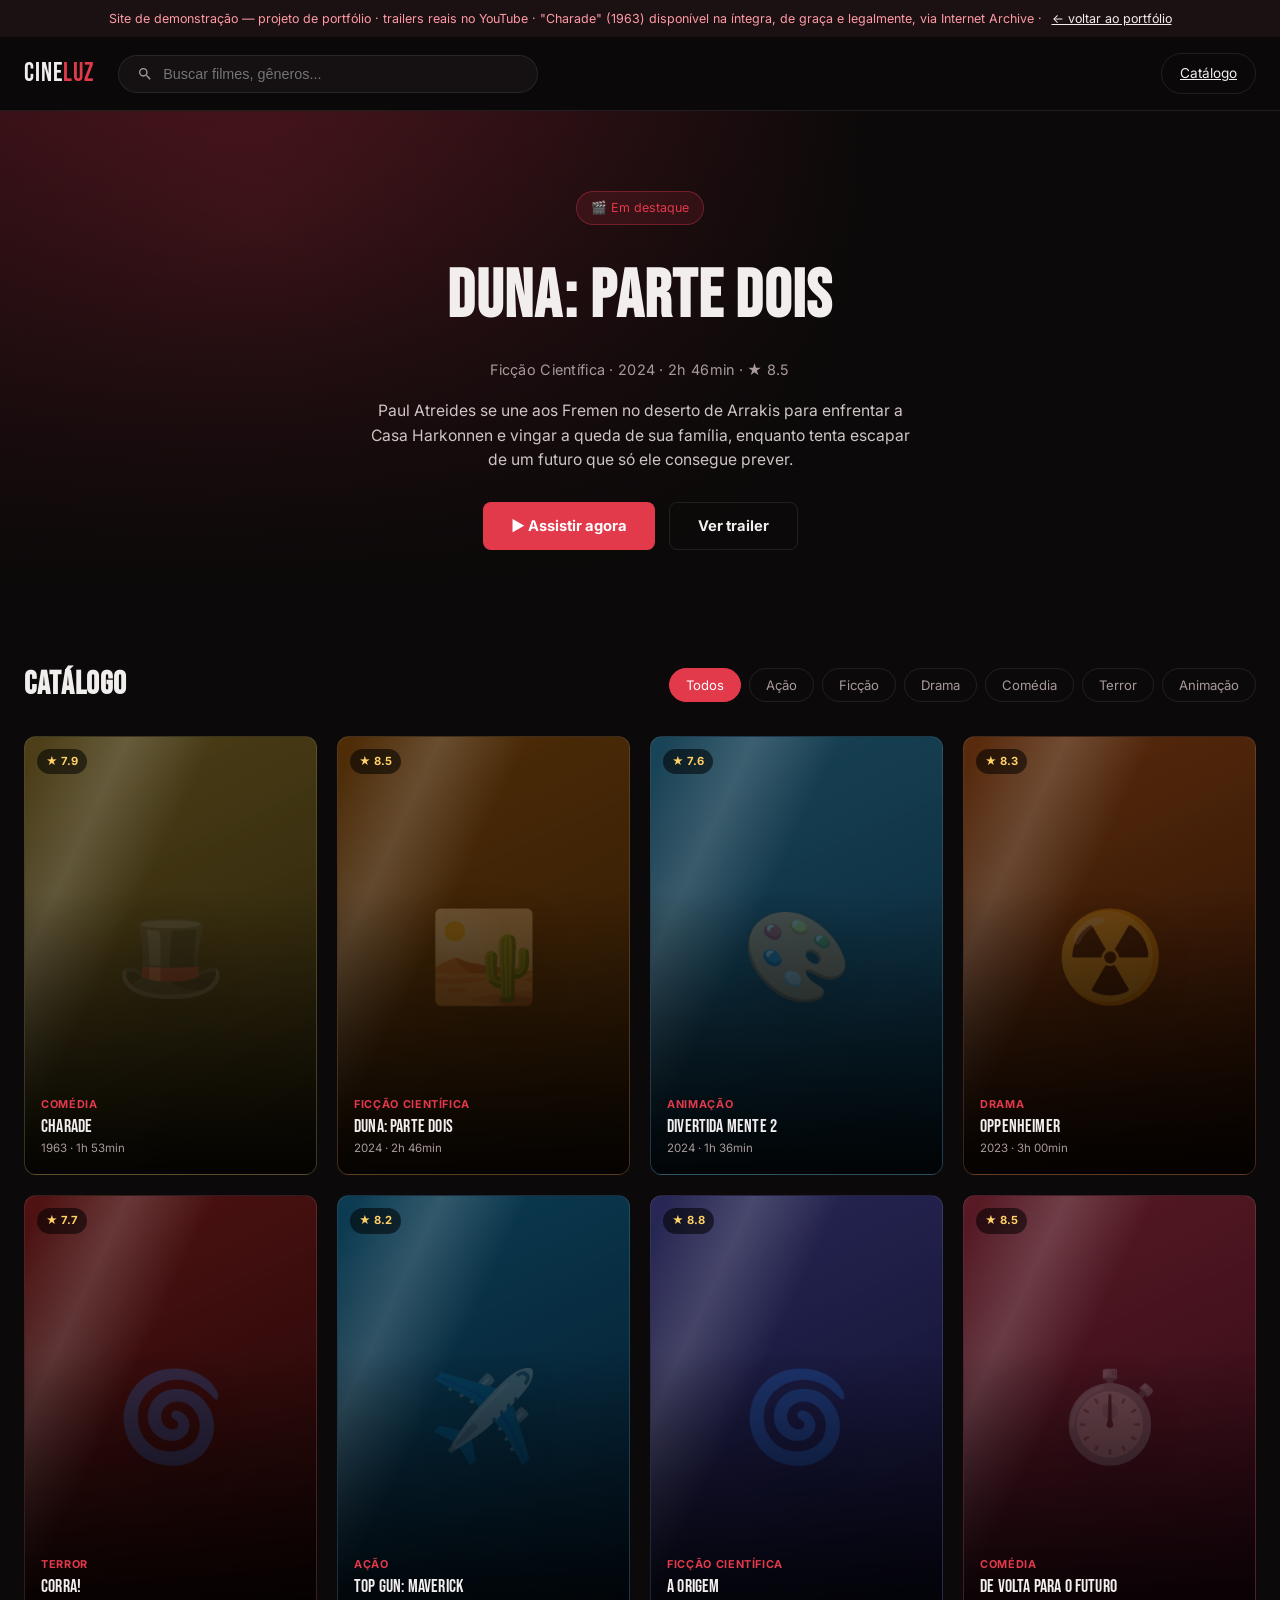
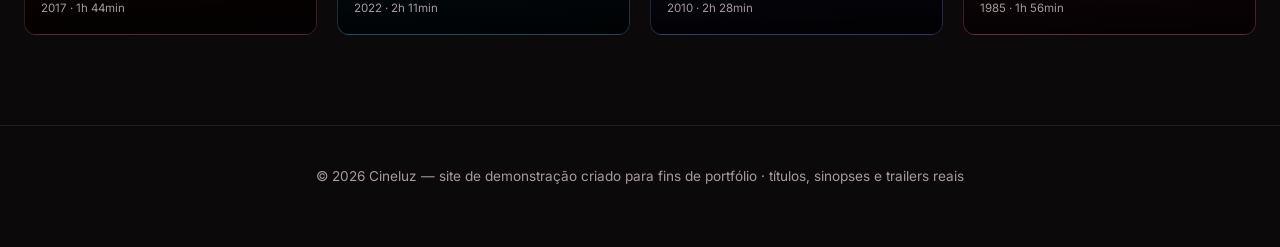
<file: sites/filmes/index.html>
<!DOCTYPE html>
<html lang="pt-BR">
<head>
<meta charset="UTF-8">
<meta name="viewport" content="width=device-width, initial-scale=1.0">
<title>Cineluz — Filmes sob demanda</title>
<link rel="preconnect" href="https://fonts.googleapis.com">
<link href="https://fonts.googleapis.com/css2?family=Bebas+Neue&family=Inter:wght@400;500;600;700&display=swap" rel="stylesheet">
<link rel="stylesheet" href="css/style.css">
</head>
<body>

<div class="demo-banner">Site de demonstração — projeto de portfólio · trailers reais no YouTube · "Charade" (1963) disponível na íntegra, de graça e legalmente, via Internet Archive · <a href="../../index.html">← voltar ao portfólio</a></div>

<header class="nav" id="nav">
  <div class="nav-inner">
    <div class="logo">CINE<span>LUZ</span></div>
    <div class="search-box">
      <svg viewBox="0 0 24 24" width="16" height="16"><path fill="currentColor" d="M15.5 14h-.8l-.3-.3c1-1.1 1.6-2.7 1.6-4.2C16 5.9 13.1 3 9.5 3S3 5.9 3 9.5 5.9 16 9.5 16c1.5 0 3.1-.6 4.2-1.6l.3.3v.8l5 5 1.5-1.5-5-5zm-6 0C7 14 5 12 5 9.5S7 5 9.5 5 14 7 14 9.5 12 14 9.5 14z"/></svg>
      <input type="text" id="searchInput" placeholder="Buscar filmes, gêneros...">
    </div>
    <a class="nav-cta" href="#catalogo">Catálogo</a>
  </div>
</header>

<section class="hero" id="hero-play">
  <div class="hero-bg"></div>
  <div class="hero-content">
    <span class="hero-badge">🎬 Em destaque</span>
    <h1 id="heroTitle">Duna: Parte Dois</h1>
    <p class="hero-meta" id="heroMeta">Ficção Científica · 2024 · 2h 46min · ★ 8.5</p>
    <p class="hero-desc" id="heroDesc">Paul Atreides se une aos Fremen no deserto de Arrakis para enfrentar a Casa Harkonnen e vingar a queda de sua família.</p>
    <div class="hero-actions">
      <button class="btn btn-primary" id="btnAssistir">▶ Assistir agora</button>
      <button class="btn btn-ghost" id="btnTrailer">Ver trailer</button>
    </div>
  </div>
</section>

<section class="catalogo" id="catalogo">
  <div class="cat-head">
    <h2>Catálogo</h2>
    <div class="filters" id="filters">
      <button class="filter-chip active" data-genero="todos">Todos</button>
      <button class="filter-chip" data-genero="Ação">Ação</button>
      <button class="filter-chip" data-genero="Ficção Científica">Ficção</button>
      <button class="filter-chip" data-genero="Drama">Drama</button>
      <button class="filter-chip" data-genero="Comédia">Comédia</button>
      <button class="filter-chip" data-genero="Terror">Terror</button>
      <button class="filter-chip" data-genero="Animação">Animação</button>
    </div>
  </div>
  <div class="grid" id="catalogGrid"></div>
  <p class="empty-state" id="emptyState" hidden>Nenhum filme encontrado para essa busca.</p>
</section>

<footer class="footer">
  <span>© 2026 Cineluz — site de demonstração criado para fins de portfólio · títulos, sinopses e trailers reais</span>
</footer>

<!-- MODAL -->
<div class="modal" id="modal">
  <div class="modal-box">
    <button class="modal-close" id="modalClose">✕</button>
    <div class="modal-media" id="modalMedia"></div>
    <div class="modal-body">
      <h3 id="modalTitle"></h3>
      <p class="modal-meta" id="modalMeta"></p>
      <p class="modal-desc" id="modalDesc"></p>
      <div class="modal-actions" id="modalActions"></div>
    </div>
  </div>
</div>

<script src="js/catalog.js"></script>
<script src="js/script.js"></script>
</body>
</html>
</file>
<file: css/style.css>
:root{
  --bg:#0a0d11;
  --surface:#12161c;
  --surface-2:#181d25;
  --border:rgba(255,255,255,.08);
  --text:#eceef1;
  --muted:#8b93a0;
  --gold:#e3b341;
  --teal:#4fd1c5;
  --font-display:'Sora',sans-serif;
  --font-body:'Inter',sans-serif;
  --font-mono:'JetBrains Mono',monospace;

  --barber:#c9a24b;
  --acai:#8b5cf6;
  --acai-2:#4ade80;
  --cine:#e23744;
  --anime:#ff3d8e;
}

*{box-sizing:border-box;margin:0;padding:0;}
html{scroll-behavior:smooth;}
body{
  background:var(--bg);
  color:var(--text);
  font-family:var(--font-body);
  line-height:1.5;
  -webkit-font-smoothing:antialiased;
  overflow-x:hidden;
}
a{color:inherit;text-decoration:none;}
ul{list-style:none;}
img{max-width:100%;display:block;}

.noise{
  position:fixed;inset:0;pointer-events:none;z-index:1;opacity:.03;
  background-image:url("data:image/svg+xml,%3Csvg xmlns='http://www.w3.org/2000/svg' width='120' height='120'%3E%3Cfilter id='n'%3E%3CfeTurbulence type='fractalNoise' baseFrequency='0.9' numOctaves='2' stitchTiles='stitch'/%3E%3C/filter%3E%3Crect width='100%25' height='100%25' filter='url(%23n)'/%3E%3C/svg%3E");
}

/* NAV */
.nav{
  position:sticky;top:0;z-index:100;
  background:rgba(10,13,17,.75);
  backdrop-filter:blur(10px);
  border-bottom:1px solid var(--border);
}
.nav-inner{
  max-width:1180px;margin:0 auto;padding:18px 24px;
  display:flex;align-items:center;justify-content:space-between;
}
.logo{font-family:var(--font-display);font-weight:800;font-size:1.15rem;letter-spacing:.02em;}
.logo span{color:var(--gold);}
.nav-links{display:flex;gap:28px;}
.nav-links a{font-size:.92rem;color:var(--muted);transition:color .2s;}
.nav-links a:hover{color:var(--text);}
.nav-cta{
  border:1px solid var(--border);padding:9px 18px;border-radius:100px;
  font-size:.85rem;font-weight:500;transition:all .2s;
}
.nav-cta:hover{border-color:var(--gold);color:var(--gold);}

/* HERO */
.hero{max-width:1180px;margin:0 auto;padding:90px 24px 60px;position:relative;z-index:2;}
.hero-grid{display:grid;grid-template-columns:1fr;gap:60px;align-items:center;}
.eyebrow{
  display:inline-flex;align-items:center;gap:8px;
  font-family:var(--font-mono);font-size:.8rem;color:var(--teal);
  border:1px solid rgba(79,209,197,.25);background:rgba(79,209,197,.06);
  padding:6px 14px;border-radius:100px;margin-bottom:24px;
}
.dot{width:6px;height:6px;border-radius:50%;background:var(--teal);animation:pulse 2s infinite;}
@keyframes pulse{0%,100%{opacity:1;}50%{opacity:.3;}}
.hero h1{
  font-family:var(--font-display);font-size:clamp(2.3rem,5vw,3.6rem);
  font-weight:700;line-height:1.08;letter-spacing:-.02em;margin-bottom:22px;
}
.hl{color:var(--gold);font-style:italic;}
.lead{color:var(--muted);font-size:1.05rem;max-width:520px;margin-bottom:34px;}
.hero-actions{display:flex;gap:14px;flex-wrap:wrap;}

.btn{
  display:inline-flex;align-items:center;gap:8px;
  padding:14px 26px;border-radius:10px;font-weight:600;font-size:.94rem;
  transition:transform .15s ease, box-shadow .15s ease;
  border:1px solid transparent;cursor:pointer;
}
.btn-primary{background:var(--gold);color:#1a1305;}
.btn-primary:hover{transform:translateY(-2px);box-shadow:0 10px 24px -8px rgba(227,179,65,.5);}
.btn-whatsapp{background:#1f2a22;color:#4ade80;border-color:rgba(74,222,128,.25);}
.btn-whatsapp:hover{transform:translateY(-2px);border-color:#4ade80;}
.btn-block{width:100%;justify-content:center;}

/* SECTIONS SHARED */
section{max-width:1180px;margin:0 auto;padding:110px 24px;position:relative;z-index:2;}
.section-eyebrow{font-family:var(--font-mono);font-size:.8rem;color:var(--teal);margin-bottom:14px;}
.section-title{font-family:var(--font-display);font-size:clamp(1.8rem,3.4vw,2.6rem);font-weight:700;letter-spacing:-.01em;margin-bottom:16px;max-width:680px;}
.section-lead{color:var(--muted);max-width:600px;font-size:1.02rem;margin-bottom:20px;}

/* PROJECTS */
.proj-grid{display:grid;grid-template-columns:1fr 1fr;gap:26px;margin-top:50px;}
.proj-card{
  background:var(--surface);border:1px solid var(--border);border-radius:18px;overflow:hidden;
  display:block;transition:transform .25s ease, border-color .25s ease, box-shadow .25s ease;
}
.proj-card:hover{transform:translateY(-6px);box-shadow:0 30px 50px -25px rgba(0,0,0,.7);}
.proj-media{position:relative;height:230px;overflow:hidden;}
.proj-tag{
  position:absolute;top:16px;left:16px;z-index:3;
  font-family:var(--font-mono);font-size:.72rem;background:rgba(0,0,0,.5);
  padding:5px 12px;border-radius:100px;backdrop-filter:blur(6px);
}
.proj-mock{
  width:100%;height:100%;display:flex;align-items:center;justify-content:center;
  position:relative;
}
.mock-badge{font-family:var(--font-display);font-weight:700;font-size:1.3rem;color:#fff;z-index:2;text-shadow:0 4px 20px rgba(0,0,0,.5);}

.proj-mock--barber{background:linear-gradient(135deg,#1a1410,#2b1f14);}
.proj-mock--barber::before{content:'';position:absolute;inset:0;background:repeating-linear-gradient(115deg, rgba(201,162,75,.12) 0 3px, transparent 3px 26px);}
.proj-mock--acai{background:linear-gradient(135deg,#2a1a4d,#123822);}
.proj-mock--acai::before{content:'';position:absolute;inset:0;background:radial-gradient(circle at 25% 30%, rgba(139,92,246,.35), transparent 55%),radial-gradient(circle at 75% 70%, rgba(74,222,128,.3), transparent 55%);}
.proj-mock--cine{background:linear-gradient(135deg,#1a0a0d,#2b0d12);}
.proj-mock--cine::before{content:'';position:absolute;inset:0;background:repeating-linear-gradient(90deg, rgba(226,55,68,.15) 0 8px, transparent 8px 40px);}
.proj-mock--anime{background:linear-gradient(135deg,#150a2b,#2b0a24);}
.proj-mock--anime::before{content:'';position:absolute;inset:0;background:conic-gradient(from 180deg at 50% 50%, rgba(255,61,142,.25), rgba(124,58,237,.25), rgba(255,61,142,.25));}

.proj-info{padding:24px 24px 26px;}
.proj-info h3{font-family:var(--font-display);font-size:1.2rem;margin-bottom:8px;}
.proj-info p{color:var(--muted);font-size:.92rem;margin-bottom:16px;}
.proj-tags{display:flex;gap:8px;flex-wrap:wrap;}
.proj-tags span{font-family:var(--font-mono);font-size:.7rem;color:var(--muted);border:1px solid var(--border);padding:4px 10px;border-radius:100px;}

.theme-barber:hover{border-color:var(--barber);}
.theme-acai:hover{border-color:var(--acai);}
.theme-cine:hover{border-color:var(--cine);}
.theme-anime:hover{border-color:var(--anime);}

/* SOBRE */
.sobre-grid{display:grid;grid-template-columns:1.3fr .7fr;gap:50px;align-items:start;}
.checklist li{
  position:relative;padding-left:26px;margin-bottom:14px;color:var(--text);font-size:.95rem;
}
.checklist li::before{content:'';position:absolute;left:0;top:6px;width:14px;height:14px;border:1.5px solid var(--teal);border-radius:4px;}
.checklist li::after{content:'';position:absolute;left:4px;top:8px;width:6px;height:3px;border-left:1.5px solid var(--teal);border-bottom:1.5px solid var(--teal);transform:rotate(-45deg);}
.stat-card{background:var(--surface);border:1px solid var(--border);border-radius:16px;padding:30px;display:flex;flex-direction:column;gap:26px;}
.stat{display:flex;flex-direction:column;}
.stat-num{font-family:var(--font-display);font-size:2.2rem;font-weight:700;color:var(--gold);}
.stat-label{color:var(--muted);font-size:.85rem;}

/* SERVICOS */
.serv-grid{display:grid;grid-template-columns:repeat(4,1fr);gap:20px;margin-top:44px;}
.serv-card{background:var(--surface);border:1px solid var(--border);border-radius:16px;padding:26px;transition:border-color .2s;}
.serv-card:hover{border-color:var(--teal);}
.serv-num{font-family:var(--font-mono);color:var(--teal);font-size:.85rem;}
.serv-card h3{font-family:var(--font-display);margin:14px 0 8px;font-size:1.05rem;}
.serv-card p{color:var(--muted);font-size:.88rem;}

/* CONTATO */
.contato-box{
  background:var(--surface);border:1px solid var(--border);border-radius:22px;
  padding:54px;display:grid;grid-template-columns:1.2fr .8fr;gap:50px;
}
.contato-box .btn-block{margin-top:28px;}
.contato-side{display:flex;flex-direction:column;gap:18px;justify-content:center;}
.pay-card{background:var(--bg);border:1px solid var(--border);border-radius:14px;padding:18px;}
.pay-card strong{display:block;margin-bottom:12px;font-size:.9rem;}
.pay-badges{display:flex;gap:8px;flex-wrap:wrap;margin-bottom:10px;}
.pay-badge{font-family:var(--font-mono);font-size:.72rem;border:1px solid var(--border);padding:5px 12px;border-radius:100px;color:var(--gold);}
.pay-card p{color:var(--muted);font-size:.8rem;}

/* FOOTER */
.footer{
  max-width:1180px;margin:0 auto;padding:30px 24px 60px;display:flex;justify-content:space-between;
  color:var(--muted);font-size:.85rem;border-top:1px solid var(--border);
}

/* WHATSAPP FLOAT */
.whats-float{
  position:fixed;bottom:26px;right:26px;z-index:200;
  width:58px;height:58px;border-radius:50%;background:#25D366;color:#fff;
  display:flex;align-items:center;justify-content:center;
  box-shadow:0 10px 30px -8px rgba(37,211,102,.6);
  animation:float 3s ease-in-out infinite;
}
@keyframes float{0%,100%{transform:translateY(0);}50%{transform:translateY(-6px);}}

@media(max-width:900px){
  .hero-grid,.sobre-grid,.contato-box{grid-template-columns:1fr;}
  .proj-grid{grid-template-columns:1fr;}
  .serv-grid{grid-template-columns:1fr 1fr;}
  .nav-links{display:none;}
}
@media(max-width:520px){
  .serv-grid{grid-template-columns:1fr;}
  section{padding:70px 20px;}
  .contato-box{padding:30px 22px;}
}
</file>
<file: sites/acai/css/style.css>
:root{
  --bg:#fff8f0;
  --surface:#ffffff;
  --ink:#3a1856;
  --muted:#8a7594;
  --purple:#6b2fa0;
  --purple-2:#8b5cf6;
  --green:#3fae62;
  --pink:#ff6f91;
  --border:#f0e2ff;
  --font-display:'Baloo 2',cursive;
  --font-body:'Inter',sans-serif;
}
*{box-sizing:border-box;margin:0;padding:0;}
html{scroll-behavior:smooth;}
body{background:var(--bg);color:var(--ink);font-family:var(--font-body);line-height:1.55;}
a{color:inherit;text-decoration:none;}

.demo-banner{background:#3a1856;color:#f3e6ff;text-align:center;font-size:.8rem;padding:9px 14px;}
.demo-banner a{text-decoration:underline;color:#fff;margin-left:6px;}

.nav{background:rgba(255,248,240,.9);backdrop-filter:blur(8px);position:sticky;top:0;z-index:50;border-bottom:1px solid var(--border);}
.nav-inner{max-width:1180px;margin:0 auto;padding:18px 24px;display:flex;align-items:center;justify-content:space-between;}
.logo{font-family:var(--font-display);font-weight:700;font-size:1.3rem;color:var(--purple);}
.nav-links{display:flex;gap:26px;}
.nav-links a{font-size:.92rem;font-weight:600;color:var(--ink);opacity:.7;transition:opacity .2s;}
.nav-links a:hover{opacity:1;}
.nav-cta{background:var(--purple);color:#fff;padding:10px 20px;border-radius:100px;font-weight:600;font-size:.86rem;transition:transform .2s;}
.nav-cta:hover{transform:translateY(-2px);}

.hero{max-width:1180px;margin:0 auto;padding:70px 24px 40px;display:flex;align-items:center;gap:50px;}
.hero-content{flex:1;}
.eyebrow{display:inline-block;background:#ecdcff;color:var(--purple);font-weight:600;font-size:.85rem;padding:8px 16px;border-radius:100px;margin-bottom:20px;}
.hero h1{font-family:var(--font-display);font-weight:700;font-size:clamp(2.2rem,5vw,3.4rem);line-height:1.12;margin-bottom:20px;}
.hl{color:var(--purple);}
.lead{color:var(--muted);font-size:1.02rem;max-width:480px;margin-bottom:28px;}
.hero-actions{display:flex;gap:14px;flex-wrap:wrap;}

.btn{display:inline-flex;align-items:center;justify-content:center;gap:8px;padding:14px 26px;border-radius:100px;font-weight:700;font-size:.92rem;transition:transform .15s,box-shadow .15s;cursor:pointer;border:2px solid transparent;font-family:var(--font-body);}
.btn-primary{background:var(--purple);color:#fff;}
.btn-primary:hover{transform:translateY(-2px);box-shadow:0 14px 28px -10px rgba(107,47,160,.45);}
.btn-ghost{border-color:var(--purple);color:var(--purple);}
.btn-ghost:hover{background:var(--purple);color:#fff;}
.btn-whatsapp{background:#25D366;color:#fff;}
.btn-whatsapp:hover{transform:translateY(-2px);}
.btn-block{width:100%;}

.hero-bowl{flex:0 0 260px;display:flex;justify-content:center;}
.bowl{
  width:230px;height:230px;border-radius:50%;
  background:radial-gradient(circle at 35% 30%, #4c2170, #2a0f47 75%);
  position:relative;display:flex;align-items:center;justify-content:center;
  box-shadow:0 30px 60px -20px rgba(107,47,160,.45);
}
.bowl-scoop{position:absolute;top:14%;left:50%;transform:translateX(-50%);width:75%;height:60%;border-radius:50%;background:radial-gradient(circle at 40% 30%,#5c2a8c,#3a1856);}
.bowl-toppings{position:relative;font-size:1.6rem;letter-spacing:6px;z-index:2;}

section{max-width:1180px;margin:0 auto;padding:80px 24px;}
.section-eyebrow{font-weight:700;color:var(--green);font-size:.85rem;text-transform:uppercase;letter-spacing:.04em;margin-bottom:10px;}
.section-title{font-family:var(--font-display);font-weight:700;font-size:clamp(1.7rem,3.4vw,2.3rem);margin-bottom:16px;}
.section-lead{color:var(--muted);max-width:580px;}

.menu-grid{display:grid;grid-template-columns:repeat(3,1fr);gap:22px;margin-top:40px;}
.menu-card{background:var(--surface);border:2px solid var(--border);border-radius:24px;padding:30px 26px;text-align:center;position:relative;transition:transform .2s,border-color .2s;}
.menu-card:hover{transform:translateY(-6px);border-color:var(--purple-2);}
.menu-card.featured{border-color:var(--purple);background:#faf3ff;}
.menu-tag{position:absolute;top:-13px;left:50%;transform:translateX(-50%);background:var(--pink);color:#fff;font-size:.72rem;font-weight:700;padding:5px 14px;border-radius:100px;}
.menu-emoji{font-size:2.2rem;display:block;margin-bottom:12px;}
.menu-card h3{font-family:var(--font-display);font-size:1.2rem;margin-bottom:6px;}
.menu-card p{color:var(--muted);font-size:.86rem;margin-bottom:14px;}
.menu-price{font-family:var(--font-display);font-weight:700;color:var(--purple);font-size:1.4rem;}

.pedido{background:#f7ecff;border-radius:32px;margin:40px auto;}
.pedido-box{display:grid;grid-template-columns:.9fr 1.1fr;gap:50px;align-items:start;}
.order-form{background:var(--surface);border-radius:24px;padding:30px;display:flex;flex-direction:column;gap:16px;box-shadow:0 30px 60px -30px rgba(107,47,160,.3);}
.order-form label{display:flex;flex-direction:column;gap:8px;font-size:.85rem;font-weight:700;color:var(--ink);}
.order-form input,.order-form select{
  background:#fbf6ff;border:2px solid var(--border);border-radius:14px;padding:12px 14px;
  color:var(--ink);font-family:var(--font-body);font-size:.95rem;font-weight:400;
}
.order-form input:focus,.order-form select:focus{outline:none;border-color:var(--purple-2);}
.toppings{border:2px solid var(--border);border-radius:14px;padding:14px 16px;display:grid;grid-template-columns:1fr 1fr;gap:8px;}
.toppings legend{font-weight:700;font-size:.85rem;padding:0 6px;}
.chk{flex-direction:row !important;align-items:center;gap:8px !important;font-weight:500 !important;font-size:.88rem !important;}
.chk input{width:16px;height:16px;accent-color:var(--purple);}
.order-summary{background:#fbf6ff;border:2px dashed var(--border);border-radius:14px;padding:14px 16px;display:flex;flex-direction:column;gap:8px;}
.order-summary .row{display:flex;justify-content:space-between;align-items:center;font-size:.85rem;}
.order-summary .row span{color:var(--muted);}
.order-summary .row.total strong{font-size:1.3rem;color:var(--purple);font-family:var(--font-display);}

.footer{max-width:1180px;margin:0 auto;padding:40px 24px 60px;display:flex;justify-content:space-between;align-items:center;border-top:2px solid var(--border);flex-wrap:wrap;gap:20px;}
.footer strong{font-family:var(--font-display);font-size:1.1rem;color:var(--purple);}
.footer p{color:var(--muted);font-size:.85rem;}

@media(max-width:900px){
  .hero{flex-direction:column;}
  .menu-grid{grid-template-columns:1fr;}
  .pedido-box{grid-template-columns:1fr;padding:0 6px;}
  .nav-links{display:none;}
  .toppings{grid-template-columns:1fr;}
}
</file>
<file: sites/animes/css/style.css>
:root{
  --bg:#0a0710;
  --surface:#140f1e;
  --surface-2:#1b1428;
  --border:rgba(255,255,255,.09);
  --text:#f1edf7;
  --muted:#a49bb8;
  --pink:#ff3d8e;
  --purple:#7c3aed;
  --font-display:'Rajdhani',sans-serif;
  --font-body:'Inter',sans-serif;
}
*{box-sizing:border-box;margin:0;padding:0;}
html{scroll-behavior:smooth;}
body{background:var(--bg);color:var(--text);font-family:var(--font-body);line-height:1.55;}
a,button{color:inherit;}
button{font-family:inherit;border:none;background:none;cursor:pointer;}

.demo-banner{background:#1b0f26;color:#ff9fc7;text-align:center;font-size:.78rem;padding:9px 14px;}
.demo-banner a{text-decoration:underline;color:var(--text);margin-left:6px;}

.nav{position:sticky;top:0;z-index:80;background:rgba(10,7,16,.85);backdrop-filter:blur(10px);border-bottom:1px solid var(--border);}
.nav-inner{max-width:1300px;margin:0 auto;padding:16px 24px;display:flex;align-items:center;gap:24px;}
.logo{font-family:var(--font-display);font-weight:700;font-size:1.35rem;letter-spacing:.03em;flex-shrink:0;}
.logo span{background:linear-gradient(90deg,var(--pink),var(--purple));-webkit-background-clip:text;background-clip:text;color:transparent;}
.search-box{flex:1;max-width:420px;display:flex;align-items:center;gap:10px;background:var(--surface);border:1px solid var(--border);border-radius:100px;padding:10px 18px;}
.search-box svg{color:var(--muted);flex-shrink:0;}
.search-box input{background:none;border:none;color:var(--text);font-size:.9rem;width:100%;}
.search-box input:focus{outline:none;}
.nav-cta{margin-left:auto;border:1px solid var(--border);padding:9px 18px;border-radius:100px;font-size:.85rem;transition:.2s;flex-shrink:0;}
.nav-cta:hover{border-color:var(--pink);color:var(--pink);}

.hero{position:relative;padding:80px 24px 90px;overflow:hidden;}
.hero-bg{
  position:absolute;inset:0;z-index:0;
  background:
    linear-gradient(180deg, rgba(10,7,16,.25), var(--bg) 92%),
    radial-gradient(circle at 25% 25%, rgba(255,61,142,.3), transparent 55%),
    radial-gradient(circle at 75% 30%, rgba(124,58,237,.3), transparent 55%),
    var(--bg);
}
.hero-content{position:relative;z-index:2;max-width:680px;margin:0 auto;text-align:center;}
.hero-badge{display:inline-block;background:rgba(255,61,142,.12);border:1px solid rgba(255,61,142,.35);color:var(--pink);font-size:.78rem;padding:6px 14px;border-radius:100px;margin-bottom:20px;}
.hero h1{font-family:var(--font-display);font-weight:700;font-size:clamp(2.4rem,6vw,4rem);letter-spacing:.01em;margin-bottom:10px;}
.hero-meta{color:var(--muted);font-size:.9rem;margin-bottom:18px;letter-spacing:.02em;}
.hero-desc{color:#d6cde3;max-width:560px;margin:0 auto 30px;font-size:.98rem;}
.hero-actions{display:flex;gap:14px;justify-content:center;flex-wrap:wrap;}

.btn{display:inline-flex;align-items:center;gap:8px;padding:14px 28px;border-radius:8px;font-weight:700;font-size:.92rem;transition:transform .15s,box-shadow .15s;}
.btn-primary{background:linear-gradient(90deg,var(--pink),var(--purple));color:#fff;}
.btn-primary:hover{transform:translateY(-2px);box-shadow:0 14px 30px -12px rgba(255,61,142,.55);}
.btn-ghost{border:1px solid var(--border);}
.btn-ghost:hover{border-color:var(--text);}

.catalogo{max-width:1300px;margin:0 auto;padding:20px 24px 90px;}
.cat-head{display:flex;align-items:center;justify-content:space-between;flex-wrap:wrap;gap:16px;margin-bottom:26px;}
.cat-head h2{font-family:var(--font-display);font-weight:700;font-size:2rem;}
.filters{display:flex;gap:8px;flex-wrap:wrap;}
.filter-chip{border:1px solid var(--border);padding:8px 16px;border-radius:100px;font-size:.82rem;color:var(--muted);transition:.2s;}
.filter-chip:hover{color:var(--text);}
.filter-chip.active{background:linear-gradient(90deg,var(--pink),var(--purple));border-color:transparent;color:#fff;}

.grid{display:grid;grid-template-columns:repeat(4,1fr);gap:20px;}
.card{
  position:relative;border-radius:12px;overflow:hidden;aspect-ratio:2/3;cursor:pointer;
  border:1px solid var(--border);transition:transform .25s ease, box-shadow .25s ease;
}
.card:hover{transform:translateY(-6px) scale(1.02);box-shadow:0 20px 40px -16px rgba(255,61,142,.35);}
.card-poster{position:absolute;inset:0;display:flex;flex-direction:column;justify-content:flex-end;padding:16px;}
.card-icon{
  position:absolute;inset:0;display:flex;align-items:center;justify-content:center;z-index:1;
  font-size:5.5rem;opacity:.22;filter:drop-shadow(0 10px 20px rgba(0,0,0,.5));
  transition:transform .35s ease,opacity .35s ease;
}
.card:hover .card-icon{transform:scale(1.12) rotate(-4deg);opacity:.32;}
.card::before{
  content:"";position:absolute;inset:0;z-index:1;pointer-events:none;
  background:linear-gradient(115deg, transparent 40%, rgba(255,255,255,.18) 48%, transparent 56%);
  background-size:220% 220%;background-position:120% 0;transition:background-position .6s ease;
}
.card:hover::before{background-position:-20% 100%;}
.card-overlay{position:absolute;inset:0;background:linear-gradient(180deg, transparent 35%, rgba(5,2,10,.92));z-index:2;}
.card-info{position:relative;z-index:3;}
.card-genre{font-size:.68rem;text-transform:uppercase;letter-spacing:.06em;color:var(--pink);font-weight:700;margin-bottom:4px;display:block;}
.card-title{font-family:var(--font-display);font-weight:700;font-size:1.2rem;line-height:1.05;}
.card-meta{font-size:.72rem;color:var(--muted);margin-top:4px;}
.card-season{position:absolute;top:12px;left:12px;z-index:3;font-size:.65rem;background:rgba(0,0,0,.5);padding:4px 9px;border-radius:100px;backdrop-filter:blur(4px);}
.card-rating{
  position:absolute;top:12px;right:44px;z-index:3;font-size:.7rem;font-weight:700;color:#ffd7ea;
  background:rgba(0,0,0,.55);padding:4px 9px;border-radius:100px;backdrop-filter:blur(4px);
}
.card-play{
  position:absolute;top:12px;right:12px;z-index:3;width:34px;height:34px;border-radius:50%;
  background:rgba(0,0,0,.5);display:flex;align-items:center;justify-content:center;backdrop-filter:blur(4px);
  opacity:0;transition:opacity .2s;
}
.card:hover .card-play{opacity:1;}

.empty-state{text-align:center;color:var(--muted);padding:60px 0;}

.footer{max-width:1300px;margin:0 auto;padding:40px 24px 60px;border-top:1px solid var(--border);color:var(--muted);font-size:.85rem;text-align:center;}

/* MODAL */
.modal{position:fixed;inset:0;background:rgba(4,2,8,.82);backdrop-filter:blur(6px);display:none;align-items:center;justify-content:center;z-index:200;padding:24px;}
.modal.active{display:flex;}
.modal-box{background:var(--surface);border:1px solid var(--border);border-radius:16px;max-width:720px;width:100%;max-height:90vh;overflow:auto;position:relative;}
.modal-close{position:absolute;top:14px;right:14px;z-index:5;width:34px;height:34px;border-radius:50%;background:rgba(0,0,0,.55);font-size:1rem;}
.modal-media{width:100%;aspect-ratio:16/9;background:#000;}
.modal-media iframe{width:100%;height:100%;border:0;display:block;}
.media-placeholder{width:100%;height:100%;display:flex;flex-direction:column;align-items:center;justify-content:center;gap:10px;}
.media-placeholder-icon{font-size:3rem;}
.media-placeholder p{color:var(--muted);font-size:.85rem;}
.modal-body{padding:26px 28px 30px;}
.modal-body h3{font-family:var(--font-display);font-weight:700;font-size:1.9rem;margin-bottom:6px;}
.modal-meta{color:var(--pink);font-size:.82rem;margin-bottom:14px;text-transform:uppercase;letter-spacing:.03em;}
.modal-desc{color:#d6cde3;font-size:.95rem;margin-bottom:22px;}
.modal-actions{display:flex;gap:12px;flex-wrap:wrap;}

@media(max-width:1000px){
  .grid{grid-template-columns:repeat(3,1fr);}
}
@media(max-width:720px){
  .grid{grid-template-columns:repeat(2,1fr);}
  .search-box{max-width:none;}
  .nav-inner{flex-wrap:wrap;}
  .nav-cta{display:none;}
}
</file>
<file: sites/barbearia/css/style.css>
:root{
  --bg:#0f0c0a;
  --surface:#191411;
  --surface-2:#221a15;
  --border:rgba(201,162,75,.18);
  --text:#f3ead9;
  --muted:#a9998a;
  --gold:#c9a24b;
  --red:#8c2a2a;
  --font-display:'Oswald',sans-serif;
  --font-body:'Inter',sans-serif;
}
*{box-sizing:border-box;margin:0;padding:0;}
html{scroll-behavior:smooth;}
body{background:var(--bg);color:var(--text);font-family:var(--font-body);line-height:1.55;}
a{color:inherit;text-decoration:none;}
img{max-width:100%;display:block;}

.demo-banner{
  background:#1c1310;color:var(--gold);text-align:center;font-size:.8rem;
  padding:9px 14px;border-bottom:1px solid var(--border);
}
.demo-banner a{text-decoration:underline;color:var(--text);margin-left:6px;}

.nav{background:var(--bg);border-bottom:1px solid var(--border);position:sticky;top:0;z-index:50;}
.nav-inner{max-width:1180px;margin:0 auto;padding:20px 24px;display:flex;align-items:center;justify-content:space-between;}
.logo{font-family:var(--font-display);letter-spacing:.08em;font-size:1.25rem;font-weight:600;}
.logo span{color:var(--gold);}
.nav-links{display:flex;gap:30px;}
.nav-links a{font-size:.86rem;letter-spacing:.03em;text-transform:uppercase;color:var(--muted);transition:color .2s;}
.nav-links a:hover{color:var(--gold);}
.nav-cta{border:1px solid var(--gold);color:var(--gold);padding:9px 18px;font-size:.82rem;text-transform:uppercase;letter-spacing:.05em;border-radius:2px;transition:.2s;}
.nav-cta:hover{background:var(--gold);color:#1a1305;}

.hero{
  position:relative;max-width:1180px;margin:0 auto;padding:100px 24px 90px;
  display:flex;align-items:center;gap:60px;overflow:hidden;
}
.pole{
  position:absolute;right:-60px;top:-40px;width:220px;height:220px;border-radius:50%;
  background:repeating-linear-gradient(45deg,#8c2a2a 0 18px,#f3ead9 18px 36px,#1d3a5f 36px 54px);
  opacity:.12;filter:blur(2px);
}
.hero-content{max-width:640px;position:relative;z-index:2;}
.eyebrow{font-family:var(--font-display);letter-spacing:.15em;text-transform:uppercase;font-size:.8rem;color:var(--gold);margin-bottom:20px;}
.hero h1{font-family:var(--font-display);font-size:clamp(2.4rem,5.5vw,4rem);text-transform:uppercase;line-height:1.05;letter-spacing:.01em;margin-bottom:22px;}
.lead{color:var(--muted);font-size:1.02rem;max-width:520px;margin-bottom:30px;}
.hero-actions{display:flex;gap:14px;flex-wrap:wrap;}

.btn{display:inline-flex;align-items:center;justify-content:center;gap:8px;padding:14px 26px;font-family:var(--font-display);text-transform:uppercase;letter-spacing:.05em;font-size:.85rem;border-radius:3px;transition:transform .15s,box-shadow .15s;cursor:pointer;border:1px solid transparent;}
.btn-primary{background:var(--gold);color:#1a1305;}
.btn-primary:hover{transform:translateY(-2px);box-shadow:0 12px 26px -10px rgba(201,162,75,.5);}
.btn-ghost{border-color:var(--border);color:var(--text);}
.btn-ghost:hover{border-color:var(--gold);color:var(--gold);}
.btn-whatsapp{background:#1f2a22;color:#4ade80;border-color:rgba(74,222,128,.3);}
.btn-whatsapp:hover{border-color:#4ade80;}
.btn-block{width:100%;}

section{max-width:1180px;margin:0 auto;padding:90px 24px;}
.section-eyebrow{font-family:var(--font-display);letter-spacing:.15em;text-transform:uppercase;font-size:.78rem;color:var(--gold);margin-bottom:12px;}
.section-title{font-family:var(--font-display);text-transform:uppercase;font-size:clamp(1.7rem,3.4vw,2.4rem);margin-bottom:16px;}
.section-lead{color:var(--muted);max-width:560px;margin-bottom:16px;}

.serv-grid{display:grid;grid-template-columns:repeat(4,1fr);gap:20px;margin-top:44px;}
.serv-card{background:var(--surface);border:1px solid var(--border);border-radius:8px;padding:26px;text-align:left;transition:border-color .2s,transform .2s;}
.serv-card:hover{border-color:var(--gold);transform:translateY(-4px);}
.serv-icon{font-size:1.6rem;}
.serv-card h3{font-family:var(--font-display);text-transform:uppercase;margin:14px 0 8px;font-size:1.05rem;letter-spacing:.02em;}
.serv-card p{color:var(--muted);font-size:.86rem;margin-bottom:14px;}
.serv-price{font-family:var(--font-display);color:var(--gold);font-size:1.1rem;}

.pedido{background:var(--surface);border-top:1px solid var(--border);border-bottom:1px solid var(--border);}
.pedido-box{display:grid;grid-template-columns:1fr 1fr;gap:60px;align-items:start;}
.order-form{background:var(--surface-2);border:1px solid var(--border);border-radius:10px;padding:30px;display:flex;flex-direction:column;gap:16px;}
.order-form label{display:flex;flex-direction:column;gap:8px;font-size:.85rem;color:var(--muted);text-transform:uppercase;letter-spacing:.03em;}
.order-form input,.order-form select,.order-form textarea{
  background:var(--bg);border:1px solid var(--border);border-radius:6px;padding:12px 14px;
  color:var(--text);font-family:var(--font-body);font-size:.95rem;text-transform:none;letter-spacing:0;
}
.order-form input:focus,.order-form select:focus,.order-form textarea:focus{outline:none;border-color:var(--gold);}
.order-summary{
  display:grid;grid-template-columns:1fr 1fr;gap:6px 14px;background:var(--bg);
  border:1px dashed var(--border);border-radius:8px;padding:16px;align-items:center;
}
.order-summary span{color:var(--muted);font-size:.8rem;text-transform:uppercase;letter-spacing:.03em;}
.order-summary strong{font-family:var(--font-display);color:var(--gold);font-size:1.15rem;}

.gal-grid{display:grid;grid-template-columns:repeat(4,1fr);gap:16px;margin-top:44px;}
.gal-card{aspect-ratio:3/4;border-radius:8px;position:relative;overflow:hidden;}
.g1{background:linear-gradient(160deg,#2a1c12,#171310);}
.g2{background:linear-gradient(160deg,#241713,#1a1210);}
.g3{background:linear-gradient(160deg,#2b1d0f,#181310);}
.g4{background:linear-gradient(160deg,#231610,#151110);}
.gal-card::after{content:'💈';position:absolute;inset:0;display:flex;align-items:center;justify-content:center;font-size:2rem;opacity:.25;}

.footer{
  max-width:1180px;margin:0 auto;padding:50px 24px 60px;display:flex;justify-content:space-between;align-items:center;
  border-top:1px solid var(--border);flex-wrap:wrap;gap:20px;
}
.footer strong{font-family:var(--font-display);text-transform:uppercase;letter-spacing:.05em;}
.footer p{color:var(--muted);font-size:.85rem;margin-top:4px;}

@media(max-width:900px){
  .hero{flex-direction:column;text-align:left;padding-top:60px;}
  .serv-grid{grid-template-columns:1fr 1fr;}
  .pedido-box{grid-template-columns:1fr;}
  .gal-grid{grid-template-columns:1fr 1fr;}
  .nav-links{display:none;}
}
</file>
<file: sites/filmes/css/style.css>
:root{
  --bg:#0b0909;
  --surface:#151011;
  --surface-2:#1c1516;
  --border:rgba(255,255,255,.09);
  --text:#f2eeee;
  --muted:#a89a9b;
  --red:#e2394b;
  --font-display:'Bebas Neue',sans-serif;
  --font-body:'Inter',sans-serif;
}
*{box-sizing:border-box;margin:0;padding:0;}
html{scroll-behavior:smooth;}
body{background:var(--bg);color:var(--text);font-family:var(--font-body);line-height:1.55;}
a,button{color:inherit;}
button{font-family:inherit;border:none;background:none;cursor:pointer;}

.demo-banner{background:#1c1112;color:#ff9aa5;text-align:center;font-size:.78rem;padding:9px 14px;}
.demo-banner a{text-decoration:underline;color:var(--text);margin-left:6px;}

.nav{position:sticky;top:0;z-index:80;background:rgba(11,9,9,.85);backdrop-filter:blur(10px);border-bottom:1px solid var(--border);}
.nav-inner{max-width:1300px;margin:0 auto;padding:16px 24px;display:flex;align-items:center;gap:24px;}
.logo{font-family:var(--font-display);font-size:1.6rem;letter-spacing:.04em;flex-shrink:0;}
.logo span{color:var(--red);}
.search-box{
  flex:1;max-width:420px;display:flex;align-items:center;gap:10px;
  background:var(--surface);border:1px solid var(--border);border-radius:100px;padding:10px 18px;
}
.search-box svg{color:var(--muted);flex-shrink:0;}
.search-box input{background:none;border:none;color:var(--text);font-size:.9rem;width:100%;}
.search-box input:focus{outline:none;}
.nav-cta{margin-left:auto;border:1px solid var(--border);padding:9px 18px;border-radius:100px;font-size:.85rem;transition:.2s;flex-shrink:0;}
.nav-cta:hover{border-color:var(--red);color:var(--red);}

.hero{position:relative;padding:80px 24px 90px;overflow:hidden;}
.hero-bg{
  position:absolute;inset:0;z-index:0;
  background:
    linear-gradient(180deg, rgba(11,9,9,.3), var(--bg) 92%),
    radial-gradient(circle at 20% 20%, rgba(226,57,75,.35), transparent 55%),
    linear-gradient(120deg,#2a0c12,#0b0909 60%);
}
.hero-content{position:relative;z-index:2;max-width:680px;margin:0 auto;text-align:center;}
.hero-badge{display:inline-block;background:rgba(226,57,75,.12);border:1px solid rgba(226,57,75,.35);color:var(--red);font-size:.78rem;padding:6px 14px;border-radius:100px;margin-bottom:20px;}
.hero h1{font-family:var(--font-display);font-size:clamp(2.4rem,6vw,4.2rem);letter-spacing:.02em;margin-bottom:10px;}
.hero-meta{color:var(--muted);font-size:.9rem;margin-bottom:18px;letter-spacing:.02em;}
.hero-desc{color:#cfc4c5;max-width:560px;margin:0 auto 30px;font-size:.98rem;}
.hero-actions{display:flex;gap:14px;justify-content:center;flex-wrap:wrap;}

.btn{display:inline-flex;align-items:center;gap:8px;padding:14px 28px;border-radius:8px;font-weight:700;font-size:.92rem;transition:transform .15s,box-shadow .15s;}
.btn-primary{background:var(--red);color:#fff;}
.btn-primary:hover{transform:translateY(-2px);box-shadow:0 14px 30px -12px rgba(226,57,75,.6);}
.btn-ghost{border:1px solid var(--border);}
.btn-ghost:hover{border-color:var(--text);}

.catalogo{max-width:1300px;margin:0 auto;padding:20px 24px 90px;}
.cat-head{display:flex;align-items:center;justify-content:space-between;flex-wrap:wrap;gap:16px;margin-bottom:26px;}
.cat-head h2{font-family:var(--font-display);font-size:2rem;letter-spacing:.02em;}
.filters{display:flex;gap:8px;flex-wrap:wrap;}
.filter-chip{border:1px solid var(--border);padding:8px 16px;border-radius:100px;font-size:.82rem;color:var(--muted);transition:.2s;}
.filter-chip:hover{color:var(--text);}
.filter-chip.active{background:var(--red);border-color:var(--red);color:#fff;}

.grid{display:grid;grid-template-columns:repeat(4,1fr);gap:20px;}
.card{
  position:relative;border-radius:12px;overflow:hidden;aspect-ratio:2/3;cursor:pointer;
  border:1px solid var(--border);transition:transform .25s ease;
}
.card:hover{transform:translateY(-6px) scale(1.02);}
.card-poster{position:absolute;inset:0;display:flex;flex-direction:column;justify-content:flex-end;padding:16px;}
.card-icon{
  position:absolute;inset:0;display:flex;align-items:center;justify-content:center;z-index:1;
  font-size:5.5rem;opacity:.22;filter:drop-shadow(0 10px 20px rgba(0,0,0,.4));
  transition:transform .35s ease,opacity .35s ease;
}
.card:hover .card-icon{transform:scale(1.12) rotate(-4deg);opacity:.32;}
.card::before{
  content:"";position:absolute;inset:0;z-index:1;pointer-events:none;
  background:linear-gradient(115deg, transparent 40%, rgba(255,255,255,.16) 48%, transparent 56%);
  background-size:220% 220%;background-position:120% 0;transition:background-position .6s ease;
}
.card:hover::before{background-position:-20% 100%;}
.card-overlay{position:absolute;inset:0;background:linear-gradient(180deg, transparent 35%, rgba(0,0,0,.9));z-index:2;}
.card-info{position:relative;z-index:3;}
.card-genre{font-size:.68rem;text-transform:uppercase;letter-spacing:.06em;color:var(--red);font-weight:700;margin-bottom:4px;display:block;}
.card-title{font-family:var(--font-display);font-size:1.15rem;letter-spacing:.01em;line-height:1.05;}
.card-meta{font-size:.72rem;color:var(--muted);margin-top:4px;}
.card-rating{
  position:absolute;top:12px;left:12px;z-index:3;font-size:.7rem;font-weight:700;color:#ffd166;
  background:rgba(0,0,0,.55);padding:4px 9px;border-radius:100px;backdrop-filter:blur(4px);
}
.card-play{
  position:absolute;top:12px;right:12px;z-index:3;width:34px;height:34px;border-radius:50%;
  background:rgba(0,0,0,.5);display:flex;align-items:center;justify-content:center;backdrop-filter:blur(4px);
  opacity:0;transition:opacity .2s;
}
.card:hover .card-play{opacity:1;}

.empty-state{text-align:center;color:var(--muted);padding:60px 0;}

.footer{max-width:1300px;margin:0 auto;padding:40px 24px 60px;border-top:1px solid var(--border);color:var(--muted);font-size:.85rem;text-align:center;}

/* MODAL */
.modal{position:fixed;inset:0;background:rgba(0,0,0,.8);backdrop-filter:blur(6px);display:none;align-items:center;justify-content:center;z-index:200;padding:24px;}
.modal.active{display:flex;}
.modal-box{background:var(--surface);border:1px solid var(--border);border-radius:16px;max-width:720px;width:100%;max-height:90vh;overflow:auto;position:relative;}
.modal-close{position:absolute;top:14px;right:14px;z-index:5;width:34px;height:34px;border-radius:50%;background:rgba(0,0,0,.55);font-size:1rem;}
.modal-media{width:100%;aspect-ratio:16/9;background:#000;}
.modal-media iframe{width:100%;height:100%;border:0;display:block;}
.media-placeholder{width:100%;height:100%;display:flex;flex-direction:column;align-items:center;justify-content:center;gap:10px;}
.media-placeholder-icon{font-size:3rem;}
.media-placeholder p{color:var(--muted);font-size:.85rem;}
.modal-body{padding:26px 28px 30px;}
.modal-body h3{font-family:var(--font-display);font-size:1.8rem;letter-spacing:.02em;margin-bottom:6px;}
.modal-meta{color:var(--red);font-size:.82rem;margin-bottom:14px;text-transform:uppercase;letter-spacing:.03em;}
.modal-desc{color:#cfc4c5;font-size:.95rem;margin-bottom:22px;}
.modal-actions{display:flex;gap:12px;flex-wrap:wrap;}

@media(max-width:1000px){
  .grid{grid-template-columns:repeat(3,1fr);}
}
@media(max-width:720px){
  .grid{grid-template-columns:repeat(2,1fr);}
  .search-box{max-width:none;}
  .nav-inner{flex-wrap:wrap;}
  .nav-cta{display:none;}
}
</file>
